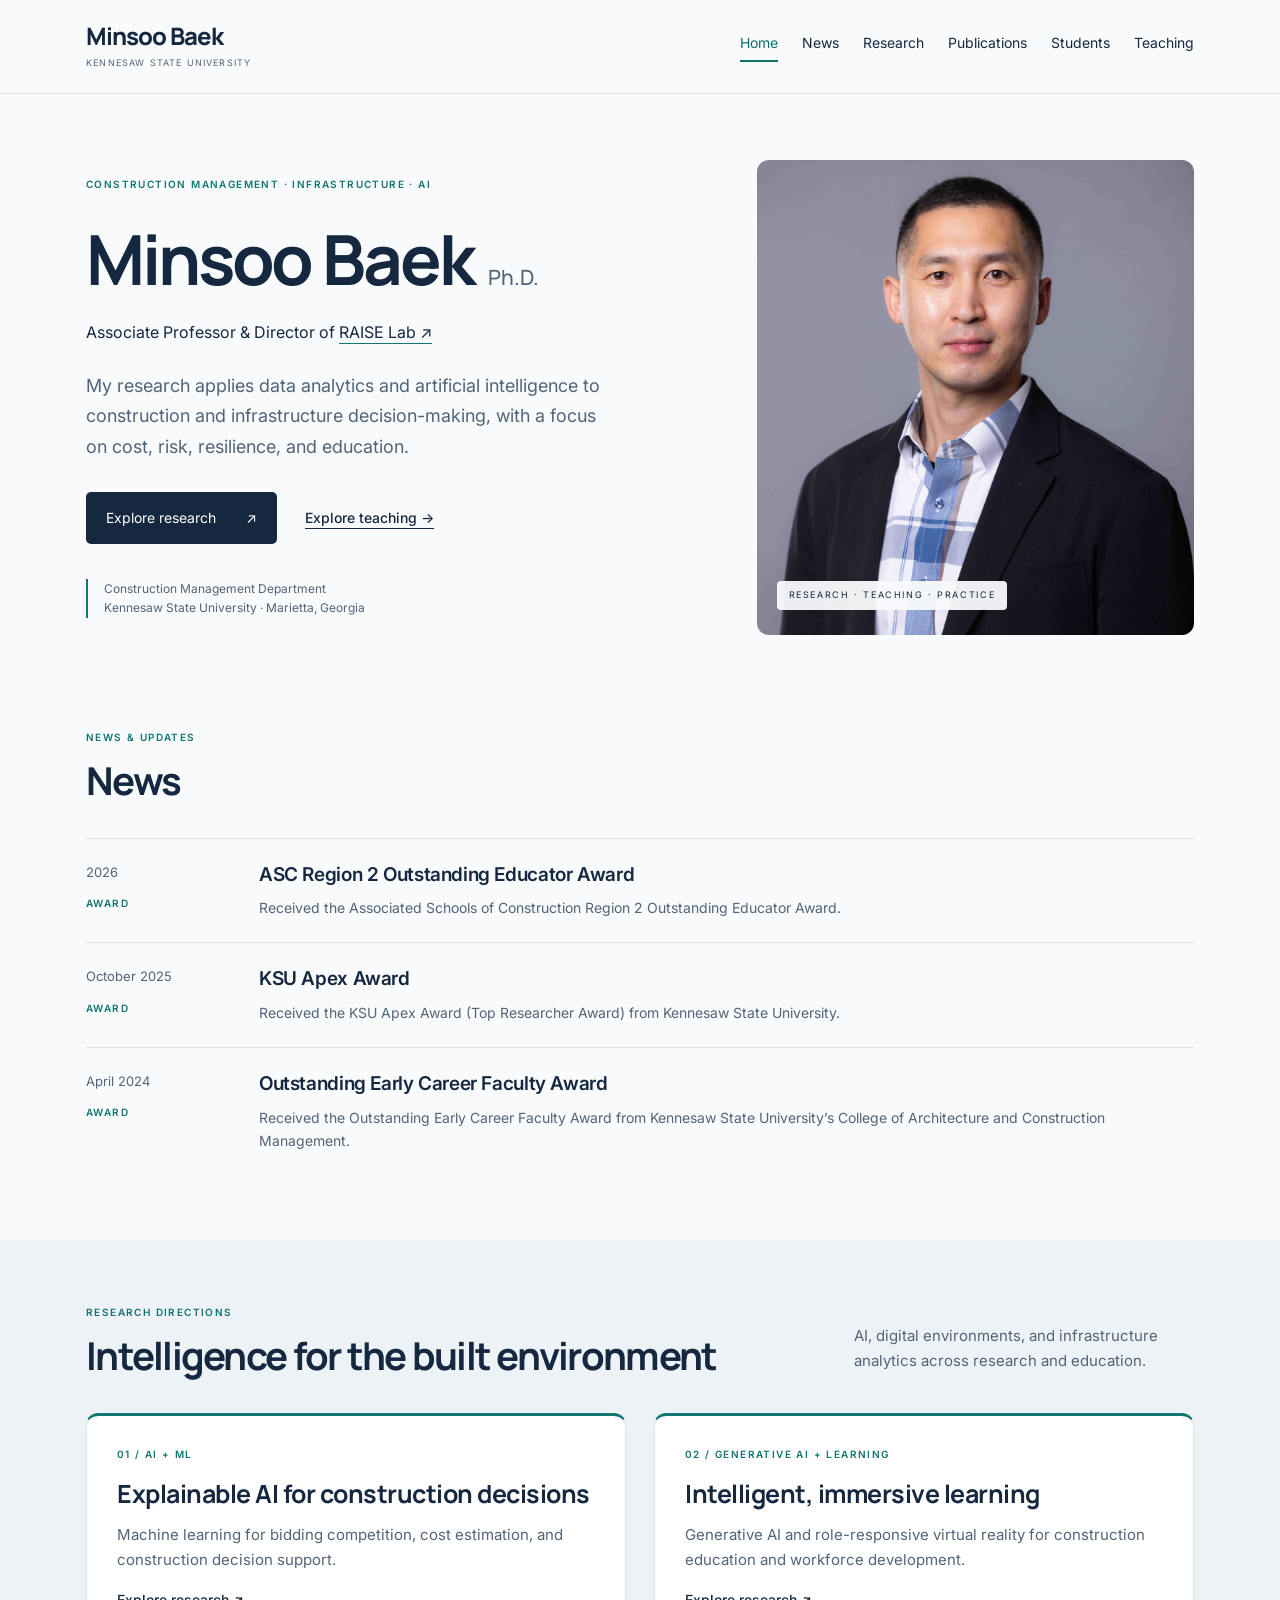
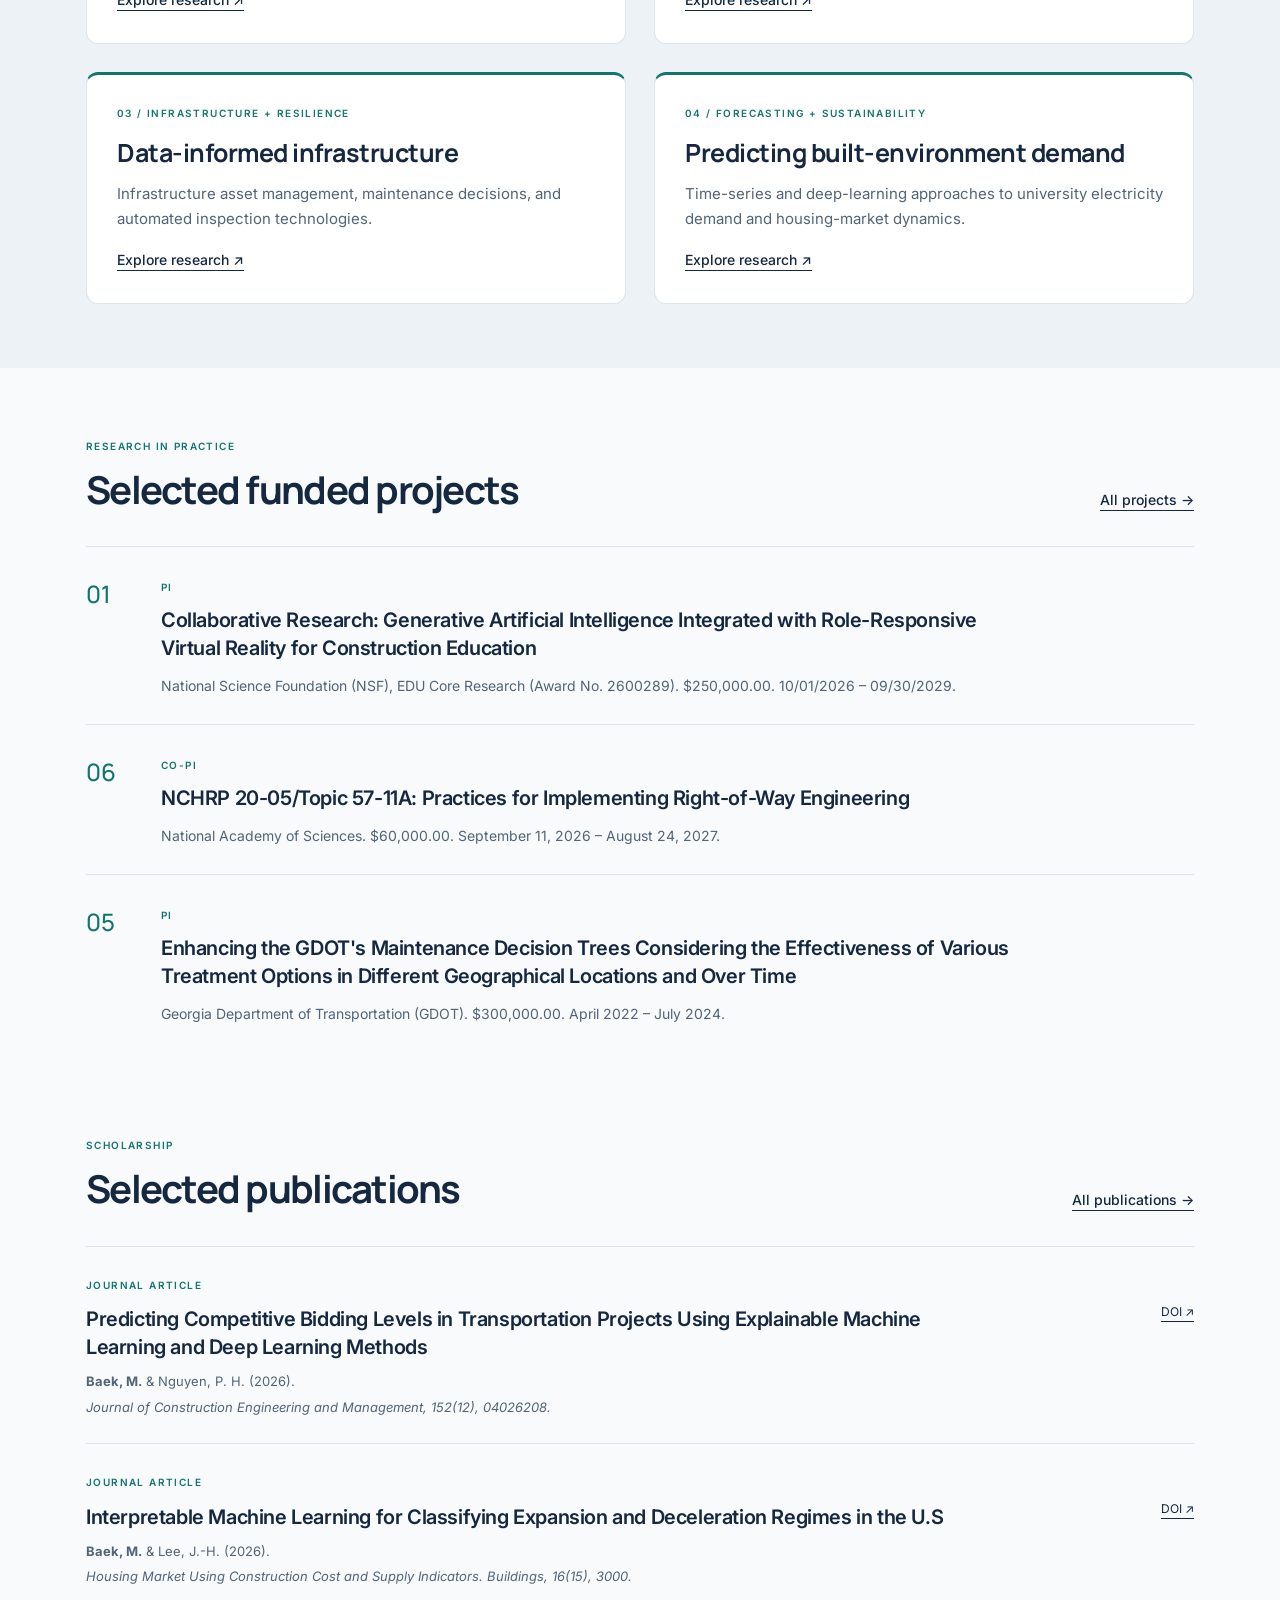
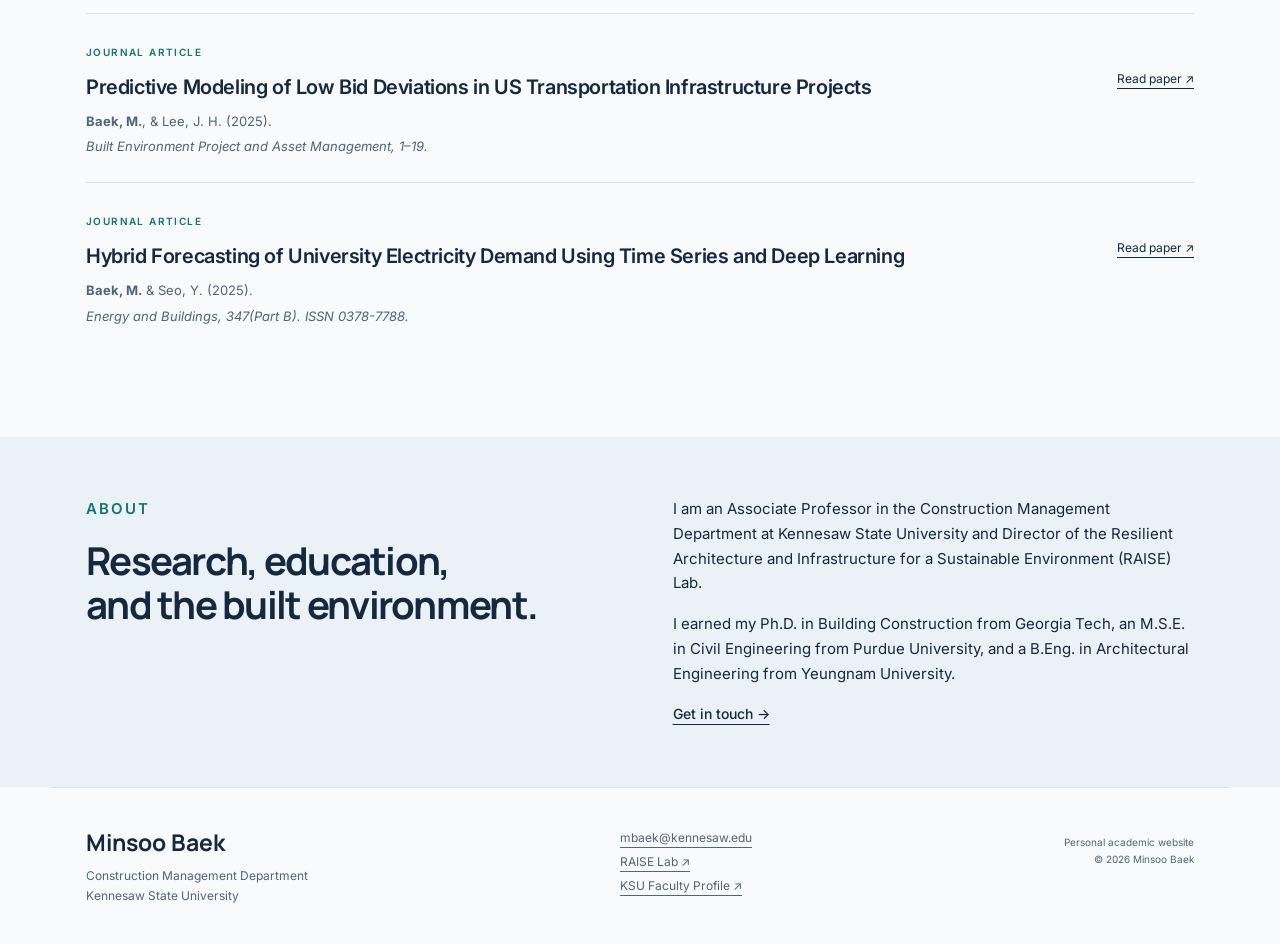
<file: index.html>
<!doctype html>
<html lang="en"><head><meta charset="utf-8"><meta name="viewport" content="width=device-width, initial-scale=1"><title>Home | Minsoo Baek</title><meta name="description" content="Minsoo Baek, Associate Professor of Construction Management at Kennesaw State University. Research, publications, and academic background."><meta property="og:title" content="Home | Minsoo Baek"><meta property="og:description" content="Construction management, infrastructure analytics, and the built environment."><meta property="og:type" content="website"><meta name="theme-color" content="#f8fafc"><link rel="icon" href="assets/favicon.svg" type="image/svg+xml"><link rel="stylesheet" href="assets/style.css?v=10"><script src="assets/site.js" defer></script></head>
<body><a class="skip" href="#main">Skip to content</a><header><div class="header-inner"><a class="identity" href="index.html">Minsoo Baek<span>KENNESAW STATE UNIVERSITY</span></a><nav aria-label="Main navigation"><a href="index.html" aria-current="page">Home</a><a href="index.html#news">News</a><a href="research.html">Research</a><a href="publications.html">Publications</a><a href="students.html">Students</a><a href="teaching.html">Teaching</a></nav></div></header><main id="main"><section class="hero wrap"><div class="hero-copy"><p class="eyebrow">CONSTRUCTION MANAGEMENT · INFRASTRUCTURE · AI</p><h1>Minsoo Baek<span class="degree">Ph.D.</span></h1><p class="role">Associate Professor &amp; Director of <a href="https://campus.kennesaw.edu/colleges-departments/cacm/research/cacm-raise-lab.php">RAISE Lab ↗</a></p><p class="intro">My research applies data analytics and artificial intelligence to construction and infrastructure decision-making, with a focus on cost, risk, resilience, and education.</p><div class="actions"><a class="button" href="research.html">Explore research <span aria-hidden="true">↗</span></a><a class="text-link" href="teaching.html">Explore teaching <span aria-hidden="true">→</span></a></div><p class="affiliation">Construction Management Department<br>Kennesaw State University · Marietta, Georgia</p></div><figure class="portrait"><img src="assets/portrait.jpg" alt="Portrait of Minsoo Baek" width="4831" height="6039"><figcaption>RESEARCH · TEACHING · PRACTICE</figcaption></figure></section>
<section class="wrap section news-section" id="news" aria-labelledby="news-heading"><div class="section-heading"><div><p class="eyebrow">NEWS &amp; UPDATES</p><h2 id="news-heading">News</h2></div></div><article class="news-entry"><div class="news-meta"><p class="news-date">2026</p><span class="eyebrow">Award</span></div><div><h3>ASC Region 2 Outstanding Educator Award</h3><p>Received the Associated Schools of Construction Region 2 Outstanding Educator Award.</p></div></article><article class="news-entry"><div class="news-meta"><p class="news-date">October 2025</p><span class="eyebrow">Award</span></div><div><h3>KSU Apex Award</h3><p>Received the KSU Apex Award (Top Researcher Award) from Kennesaw State University.</p></div></article><article class="news-entry"><div class="news-meta"><p class="news-date">April 2024</p><span class="eyebrow">Award</span></div><div><h3>Outstanding Early Career Faculty Award</h3><p>Received the Outstanding Early Career Faculty Award from Kennesaw State University’s College of Architecture and Construction Management.</p></div></article></section><section class="research-theme-section" aria-labelledby="research-directions-heading"><div class="wrap"><div class="section-heading"><div><p class="eyebrow">RESEARCH DIRECTIONS</p><h2 id="research-directions-heading">Intelligence for the built environment</h2></div><p>AI, digital environments, and infrastructure analytics across research and education.</p></div><div class="research-theme-grid"><article class="research-theme-card"><div class="theme-copy"><p class="eyebrow">01 / AI + ML</p><h3>Explainable AI for construction decisions</h3><p>Machine learning for bidding competition, cost estimation, and construction decision support.</p><a href="research.html#themes" class="text-link">Explore research ↗</a></div></article><article class="research-theme-card"><div class="theme-copy"><p class="eyebrow">02 / GENERATIVE AI + LEARNING</p><h3>Intelligent, immersive learning</h3><p>Generative AI and role-responsive virtual reality for construction education and workforce development.</p><a href="research.html#project-0" class="text-link">Explore research ↗</a></div></article><article class="research-theme-card"><div class="theme-copy"><p class="eyebrow">03 / INFRASTRUCTURE + RESILIENCE</p><h3>Data-informed infrastructure</h3><p>Infrastructure asset management, maintenance decisions, and automated inspection technologies.</p><a href="research.html#project-4" class="text-link">Explore research ↗</a></div></article><article class="research-theme-card"><div class="theme-copy"><p class="eyebrow">04 / FORECASTING + SUSTAINABILITY</p><h3>Predicting built-environment demand</h3><p>Time-series and deep-learning approaches to university electricity demand and housing-market dynamics.</p><a href="publications.html" class="text-link">Explore research ↗</a></div></article></div></div></section><section class="wrap section"><div class="section-heading"><div><p class="eyebrow">RESEARCH IN PRACTICE</p><h2>Selected funded projects</h2></div><a class="text-link" href="research.html#projects">All projects →</a></div><div><article class="project" id="project-0"><div class="project-number">01</div><div><span class="eyebrow">PI</span><h3>Collaborative Research: Generative Artificial Intelligence Integrated with Role-Responsive Virtual Reality for Construction Education</h3><p>National Science Foundation (NSF), EDU Core Research (Award No. 2600289). $250,000.00. 10/01/2026 – 09/30/2029.</p></div></article><article class="project" id="project-5"><div class="project-number">06</div><div><span class="eyebrow">Co-PI</span><h3>NCHRP 20-05/Topic 57-11A: Practices for Implementing Right-of-Way Engineering</h3><p>National Academy of Sciences. $60,000.00. September 11, 2026 – August 24, 2027.</p></div></article><article class="project" id="project-4"><div class="project-number">05</div><div><span class="eyebrow">PI</span><h3>Enhancing the GDOT's Maintenance Decision Trees Considering the Effectiveness of Various Treatment Options in Different Geographical Locations and Over Time</h3><p>Georgia Department of Transportation (GDOT). $300,000.00. April 2022 – July 2024.</p></div></article></div></section>
<section class="wrap section"><div class="section-heading"><div><p class="eyebrow">SCHOLARSHIP</p><h2>Selected publications</h2></div><a class="text-link" href="publications.html">All publications →</a></div><article class="publication" data-kind="Journal article"><span class="eyebrow">Journal article</span><h3>Predicting Competitive Bidding Levels in Transportation Projects Using Explainable Machine Learning and Deep Learning Methods</h3><p class="authors"><strong>Baek, M.</strong> &amp; Nguyen, P. H. (2026).</p><p class="venue">Journal of Construction Engineering and Management, 152(12), 04026208.</p><a class="paper-link" href="https://doi.org/10.1061/JCEMD4.COENG-18464">DOI <span aria-hidden="true">↗</span></a></article><article class="publication" data-kind="Journal article"><span class="eyebrow">Journal article</span><h3>Interpretable Machine Learning for Classifying Expansion and Deceleration Regimes in the U.S</h3><p class="authors"><strong>Baek, M.</strong> &amp; Lee, J.-H. (2026).</p><p class="venue">Housing Market Using Construction Cost and Supply Indicators. Buildings, 16(15), 3000.</p><a class="paper-link" href="https://doi.org/10.3390/buildings16153000">DOI <span aria-hidden="true">↗</span></a></article><article class="publication" data-kind="Journal article"><span class="eyebrow">Journal article</span><h3>Predictive Modeling of Low Bid Deviations in US Transportation Infrastructure Projects</h3><p class="authors"><strong>Baek, M.</strong>, &amp; Lee, J. H. (2025).</p><p class="venue">Built Environment Project and Asset Management, 1–19.</p><a href="https://scholar.google.com/citations?view_op=view_citation&amp;hl=en&amp;user=vE5SIvUAAAAJ&amp;sortby=pubdate&amp;citation_for_view=vE5SIvUAAAAJ:hFOr9nPyWt4C" class="paper-link">Read paper ↗</a></article><article class="publication" data-kind="Journal article"><span class="eyebrow">Journal article</span><h3>Hybrid Forecasting of University Electricity Demand Using Time Series and Deep Learning</h3><p class="authors"><strong>Baek, M.</strong> &amp; Seo, Y. (2025).</p><p class="venue">Energy and Buildings, 347(Part B). ISSN 0378-7788.</p><a href="https://www.sciencedirect.com/science/article/pii/S0378778825011302" class="paper-link">Read paper ↗</a></article></section>
<section class="about-section"><div class="wrap about-grid"><div><p class="eyebrow">ABOUT</p><h2>Research, education,<br>and the built environment.</h2></div><div><p>I am an Associate Professor in the Construction Management Department at Kennesaw State University and Director of the Resilient Architecture and Infrastructure for a Sustainable Environment (RAISE) Lab.</p><p>I earned my Ph.D. in Building Construction from Georgia Tech, an M.S.E. in Civil Engineering from Purdue University, and a B.Eng. in Architectural Engineering from Yeungnam University.</p><a class="text-link" href="mailto:mbaek@kennesaw.edu">Get in touch →</a></div></div></section></main><footer><div><a class="footer-name" href="index.html">Minsoo Baek</a><p>Construction Management Department<br>Kennesaw State University</p></div><div><a href="mailto:mbaek@kennesaw.edu">mbaek@kennesaw.edu</a><br><a href="https://campus.kennesaw.edu/colleges-departments/cacm/research/cacm-raise-lab.php">RAISE Lab ↗</a><br><a href="https://facultyweb.kennesaw.edu/mbaek/index.php">KSU Faculty Profile ↗</a></div><p class="footer-note">Personal academic website<br>© 2026 Minsoo Baek</p></footer></body></html>
</file>
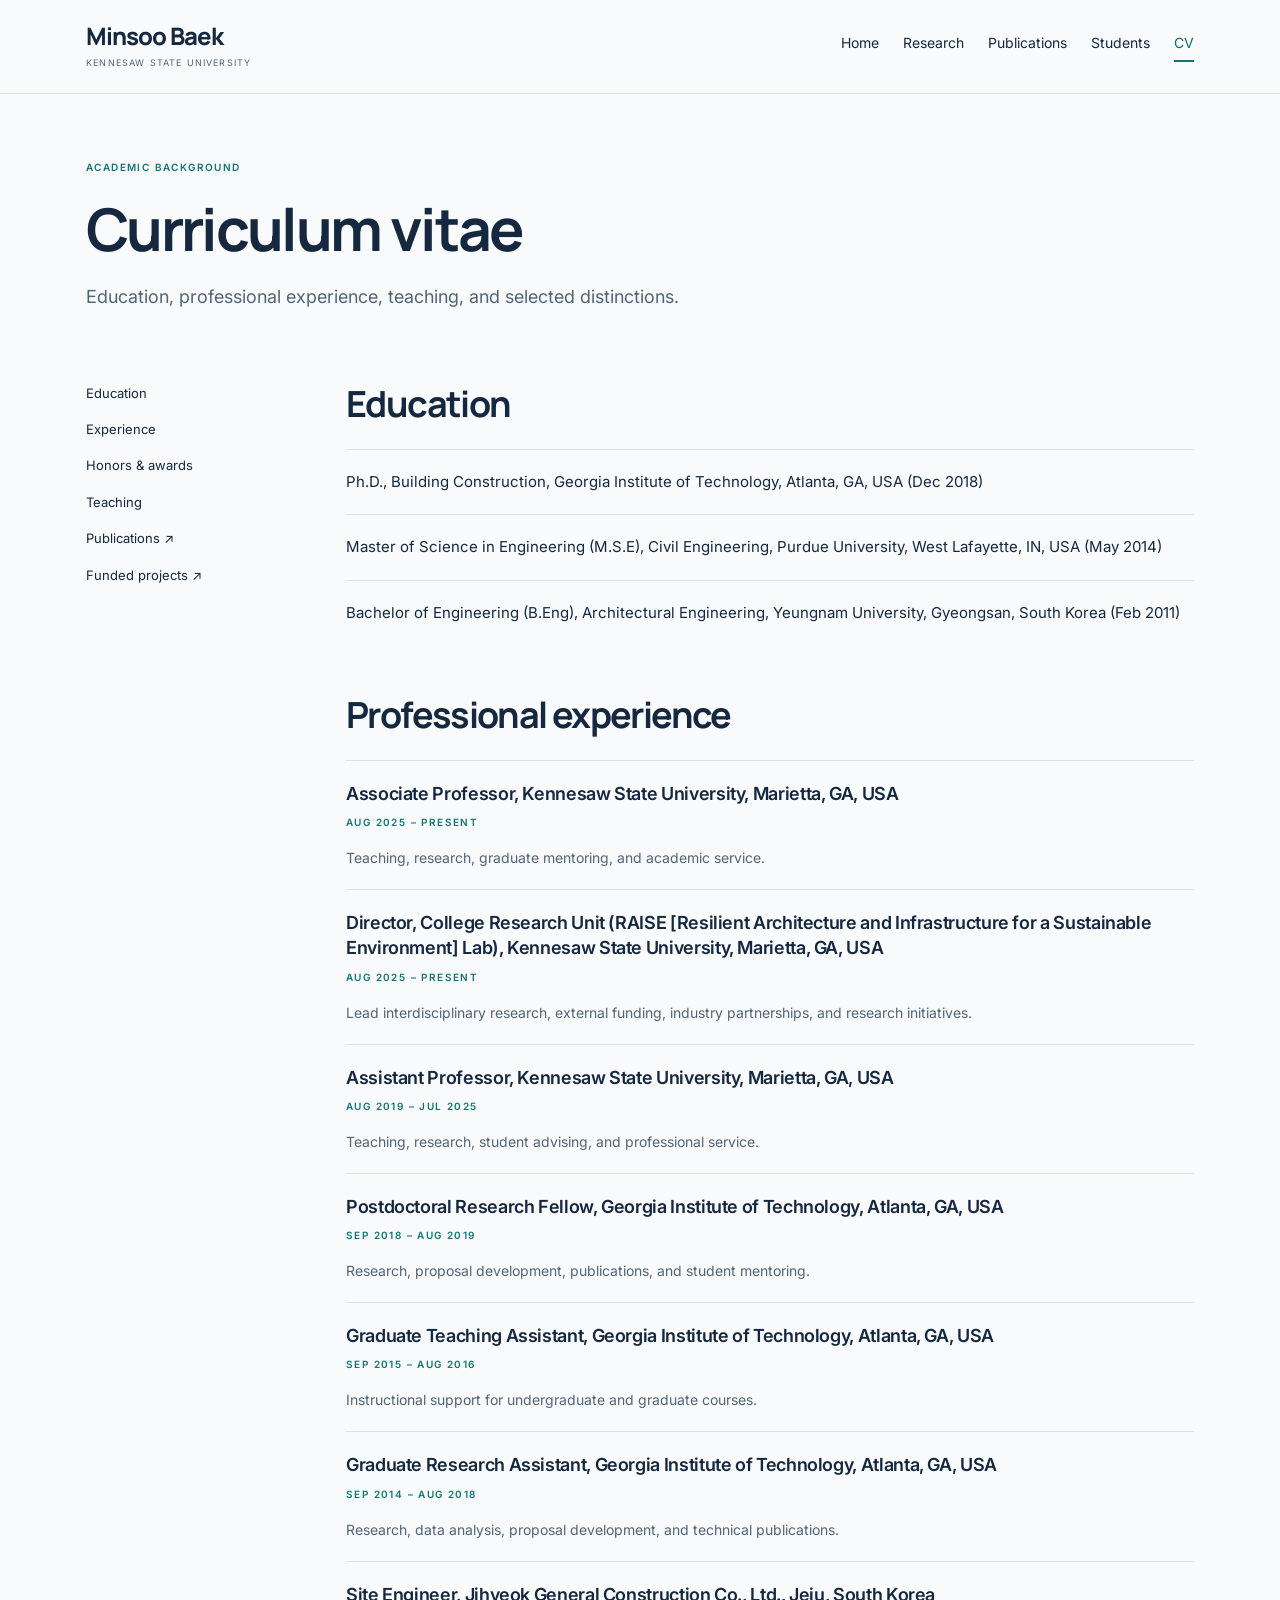
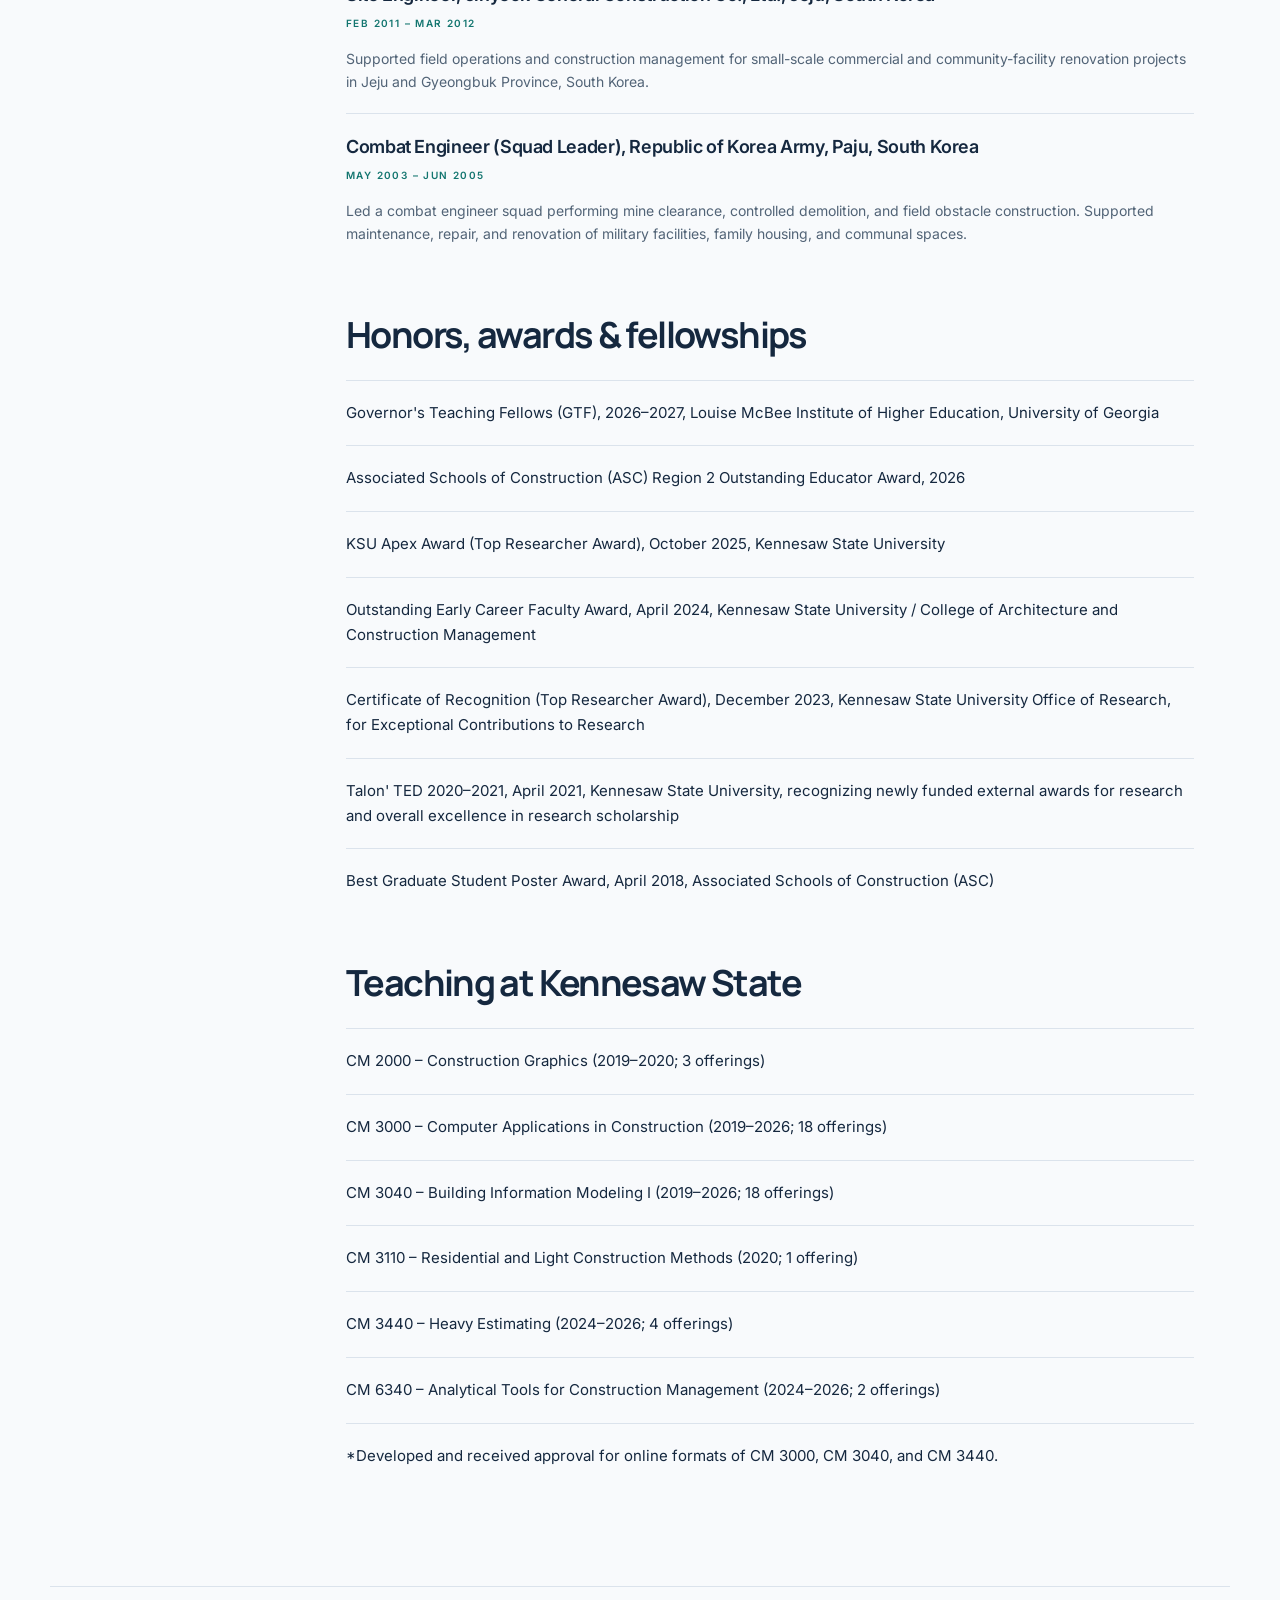
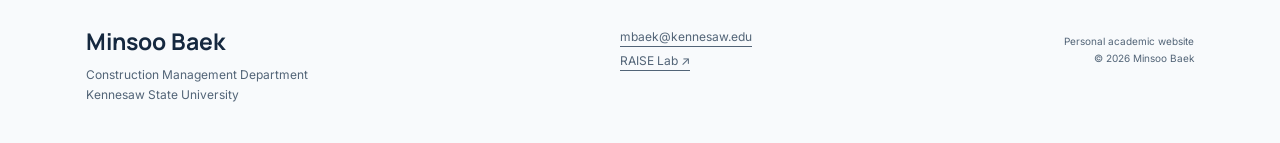
<file: cv.html>
<!doctype html>
<html lang="en"><head><meta charset="utf-8"><meta name="viewport" content="width=device-width, initial-scale=1"><title>Curriculum Vitae | Minsoo Baek</title><meta name="description" content="Minsoo Baek, Associate Professor of Construction Management at Kennesaw State University. Research, publications, and academic background."><meta property="og:title" content="Curriculum Vitae | Minsoo Baek"><meta property="og:description" content="Construction management, infrastructure analytics, and the built environment."><meta property="og:type" content="website"><meta name="theme-color" content="#f8f7f3"><link rel="icon" href="assets/favicon.svg" type="image/svg+xml"><link rel="stylesheet" href="assets/style.css"><script src="assets/site.js" defer></script></head>
<body><a class="skip" href="#main">Skip to content</a><header><div class="header-inner"><a class="identity" href="index.html">Minsoo Baek<span>KENNESAW STATE UNIVERSITY</span></a><nav aria-label="Main navigation"><a href="index.html">Home</a><a href="research.html">Research</a><a href="publications.html">Publications</a><a href="students.html">Students</a><a href="cv.html" aria-current="page">CV</a></nav></div></header><main id="main"><section class="wrap page-intro"><p class="eyebrow">ACADEMIC BACKGROUND</p><h1>Curriculum vitae</h1><p class="lead">Education, professional experience, teaching, and selected distinctions.</p></section><div class="wrap cv-layout"><nav class="cv-nav" aria-label="CV sections"><a href="#education">Education</a><a href="#experience">Experience</a><a href="#awards">Honors &amp; awards</a><a href="#teaching">Teaching</a><a href="publications.html">Publications ↗</a><a href="research.html#projects">Funded projects ↗</a></nav><div><section id="education"><h2>Education</h2><p class="cv-entry">Ph.D., Building Construction, Georgia Institute of Technology, Atlanta, GA, USA  (Dec 2018)</p><p class="cv-entry">Master of Science in Engineering (M.S.E), Civil Engineering, Purdue University, West Lafayette, IN, USA  (May 2014)</p><p class="cv-entry">Bachelor of Engineering (B.Eng), Architectural Engineering, Yeungnam University, Gyeongsan, South Korea  (Feb 2011)</p></section><section id="experience"><h2>Professional experience</h2><article class="cv-entry"><h3>Associate Professor, Kennesaw State University, Marietta, GA, USA</h3><p class="eyebrow">Aug 2025 – Present</p><p>Teaching, research, graduate mentoring, and academic service.</p></article><article class="cv-entry"><h3>Director, College Research Unit (RAISE [Resilient Architecture and Infrastructure for a Sustainable Environment] Lab), Kennesaw State University, Marietta, GA, USA</h3><p class="eyebrow">Aug 2025 – Present</p><p>Lead interdisciplinary research, external funding, industry partnerships, and research initiatives.</p></article><article class="cv-entry"><h3>Assistant Professor, Kennesaw State University, Marietta, GA, USA</h3><p class="eyebrow">Aug 2019 – Jul 2025</p><p>Teaching, research, student advising, and professional service.</p></article><article class="cv-entry"><h3>Postdoctoral Research Fellow, Georgia Institute of Technology, Atlanta, GA, USA</h3><p class="eyebrow">Sep 2018 – Aug 2019</p><p>Research, proposal development, publications, and student mentoring.</p></article><article class="cv-entry"><h3>Graduate Teaching Assistant, Georgia Institute of Technology, Atlanta, GA, USA</h3><p class="eyebrow">Sep 2015 – Aug 2016</p><p>Instructional support for undergraduate and graduate courses.</p></article><article class="cv-entry"><h3>Graduate Research Assistant, Georgia Institute of Technology, Atlanta, GA, USA</h3><p class="eyebrow">Sep 2014 – Aug 2018</p><p>Research, data analysis, proposal development, and technical publications.</p></article><article class="cv-entry"><h3>Site Engineer, Jihyeok General Construction Co., Ltd., Jeju, South Korea</h3><p class="eyebrow">Feb 2011 – Mar 2012</p><p>Supported field operations and construction management for small-scale commercial and community-facility renovation projects in Jeju and Gyeongbuk Province, South Korea.</p></article><article class="cv-entry"><h3>Combat Engineer (Squad Leader), Republic of Korea Army, Paju, South Korea</h3><p class="eyebrow">May 2003 – Jun 2005</p><p>Led a combat engineer squad performing mine clearance, controlled demolition, and field obstacle construction. Supported maintenance, repair, and renovation of military facilities, family housing, and communal spaces.</p></article></section><section id="awards"><h2>Honors, awards &amp; fellowships</h2><p class="cv-entry">Governor&#x27;s Teaching Fellows (GTF), 2026–2027, Louise McBee Institute of Higher Education, University of Georgia</p><p class="cv-entry">Associated Schools of Construction (ASC) Region 2 Outstanding Educator Award, 2026</p><p class="cv-entry">KSU Apex Award (Top Researcher Award), October 2025, Kennesaw State University</p><p class="cv-entry">Outstanding Early Career Faculty Award, April 2024, Kennesaw State University / College of Architecture and Construction Management</p><p class="cv-entry">Certificate of Recognition (Top Researcher Award), December 2023, Kennesaw State University Office of Research, for Exceptional Contributions to Research</p><p class="cv-entry">Talon&#x27; TED 2020–2021, April 2021, Kennesaw State University, recognizing newly funded external awards for research and overall excellence in research scholarship</p><p class="cv-entry">Best Graduate Student Poster Award, April 2018, Associated Schools of Construction (ASC)</p></section><section id="teaching"><h2>Teaching at Kennesaw State</h2><p class="cv-entry">CM 2000 – Construction Graphics (2019–2020; 3 offerings)</p><p class="cv-entry">CM 3000 – Computer Applications in Construction (2019–2026; 18 offerings)</p><p class="cv-entry">CM 3040 – Building Information Modeling I (2019–2026; 18 offerings)</p><p class="cv-entry">CM 3110 – Residential and Light Construction Methods (2020; 1 offering)</p><p class="cv-entry">CM 3440 – Heavy Estimating (2024–2026; 4 offerings)</p><p class="cv-entry">CM 6340 – Analytical Tools for Construction Management (2024–2026; 2 offerings)</p><p class="cv-entry">*Developed and received approval for online formats of CM 3000, CM 3040, and CM 3440.</p></section></div></div></main><footer><div><a class="footer-name" href="index.html">Minsoo Baek</a><p>Construction Management Department<br>Kennesaw State University</p></div><div><a href="mailto:mbaek@kennesaw.edu">mbaek@kennesaw.edu</a><br><a href="https://campus.kennesaw.edu/colleges-departments/cacm/research/cacm-raise-lab.php">RAISE Lab ↗</a></div><p class="footer-note">Personal academic website<br>© 2026 Minsoo Baek</p></footer></body></html>
</file>
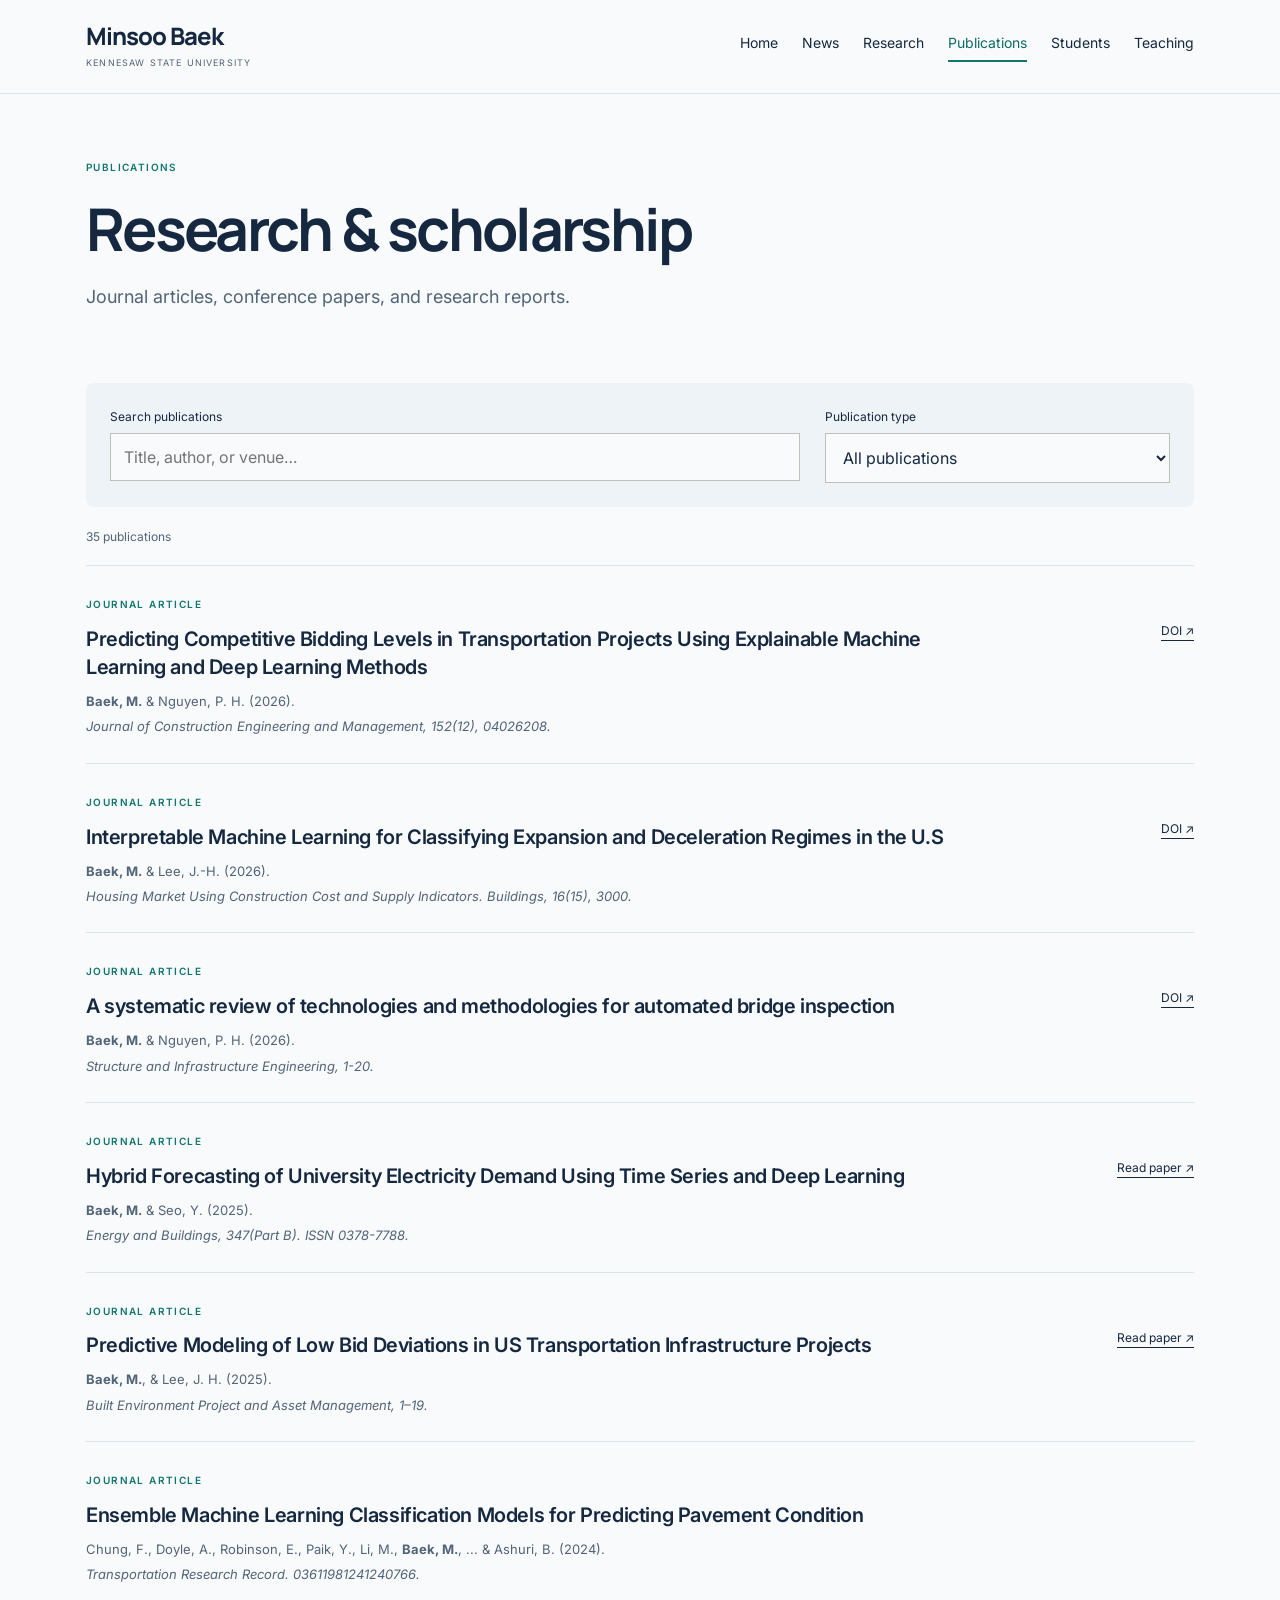
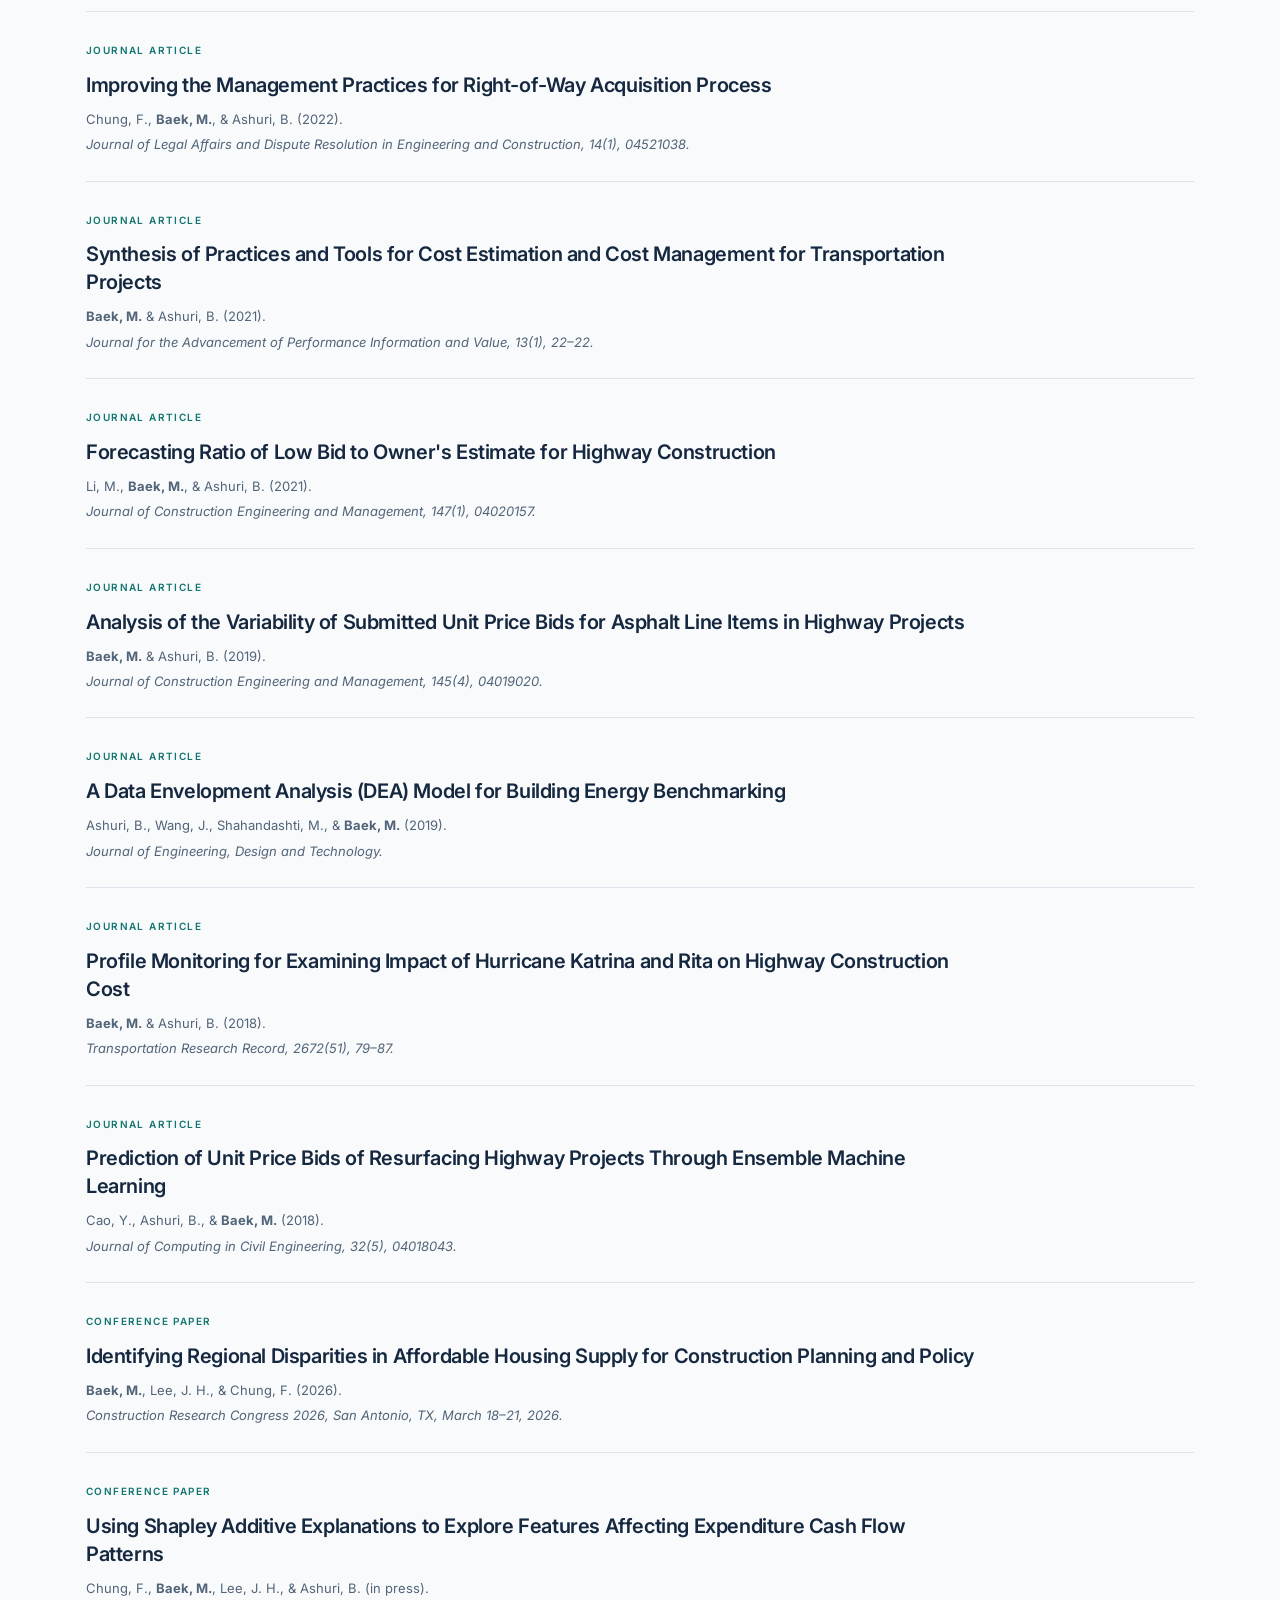
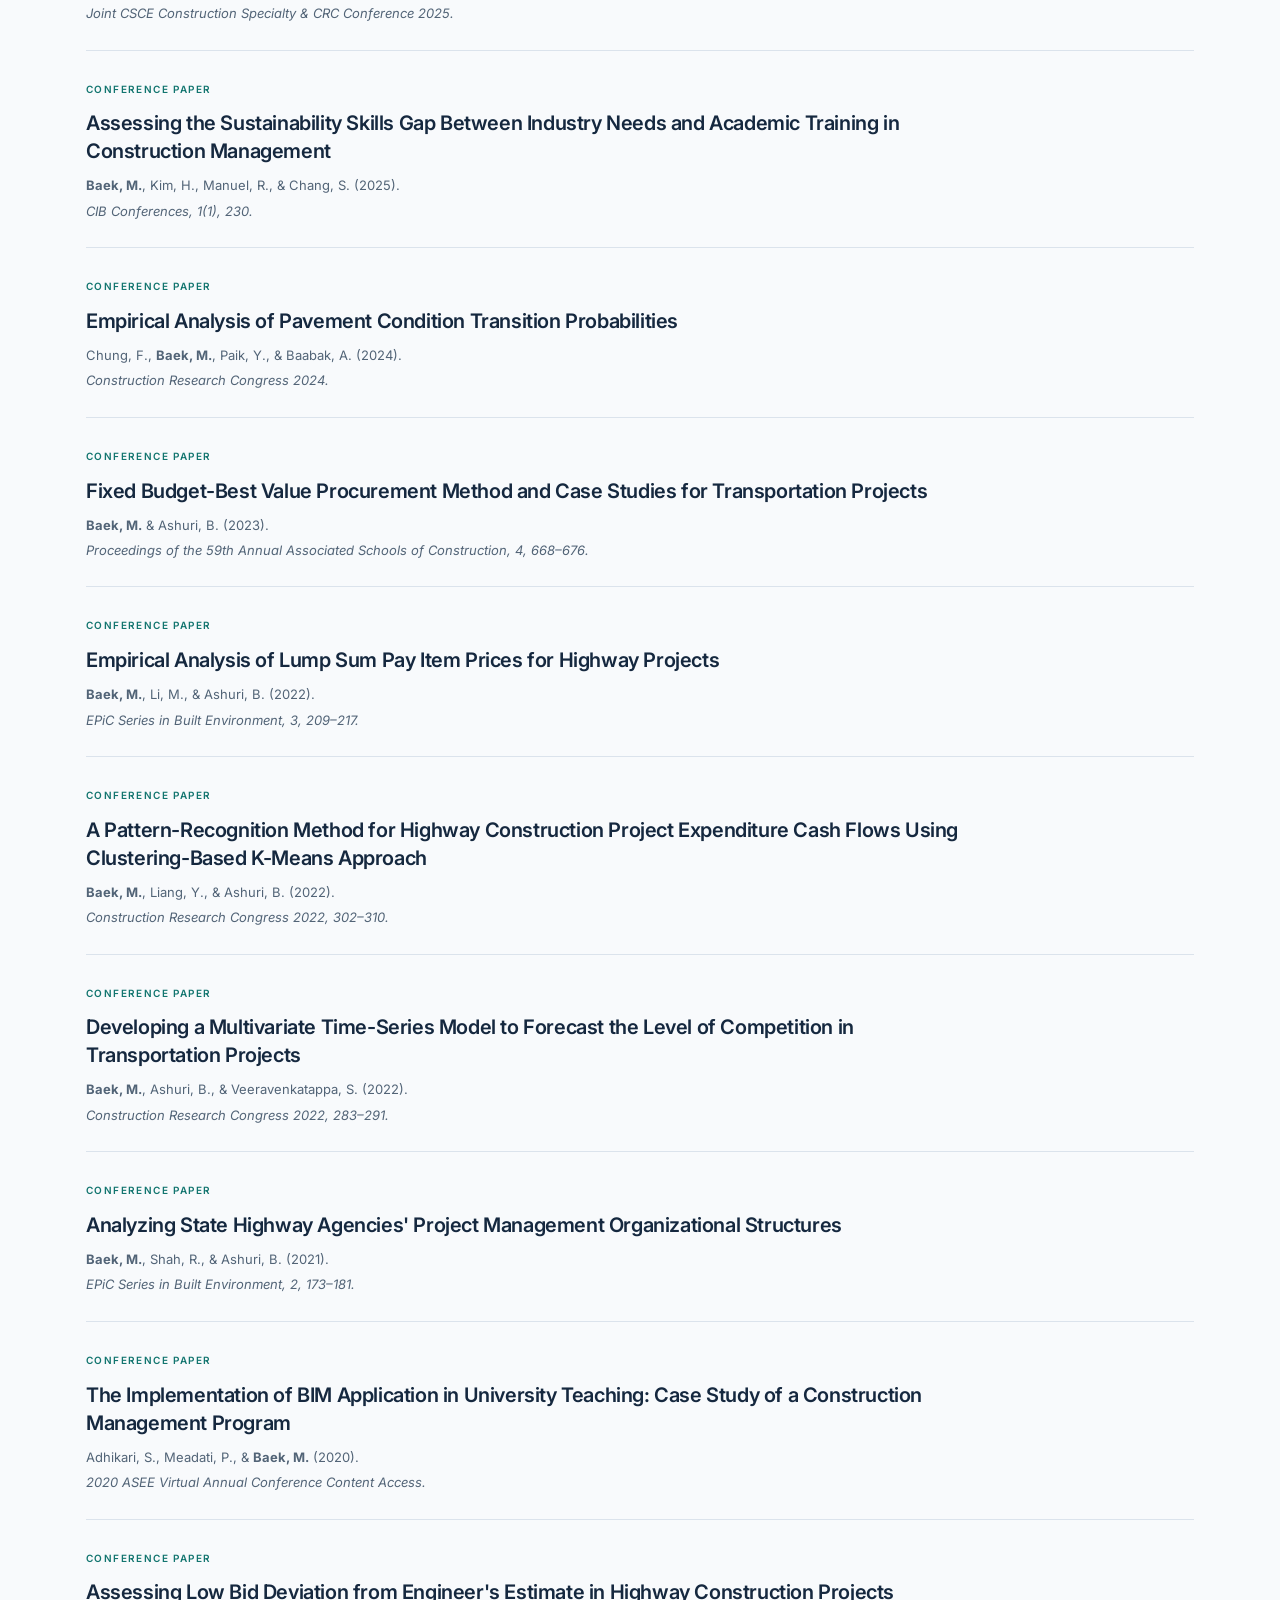
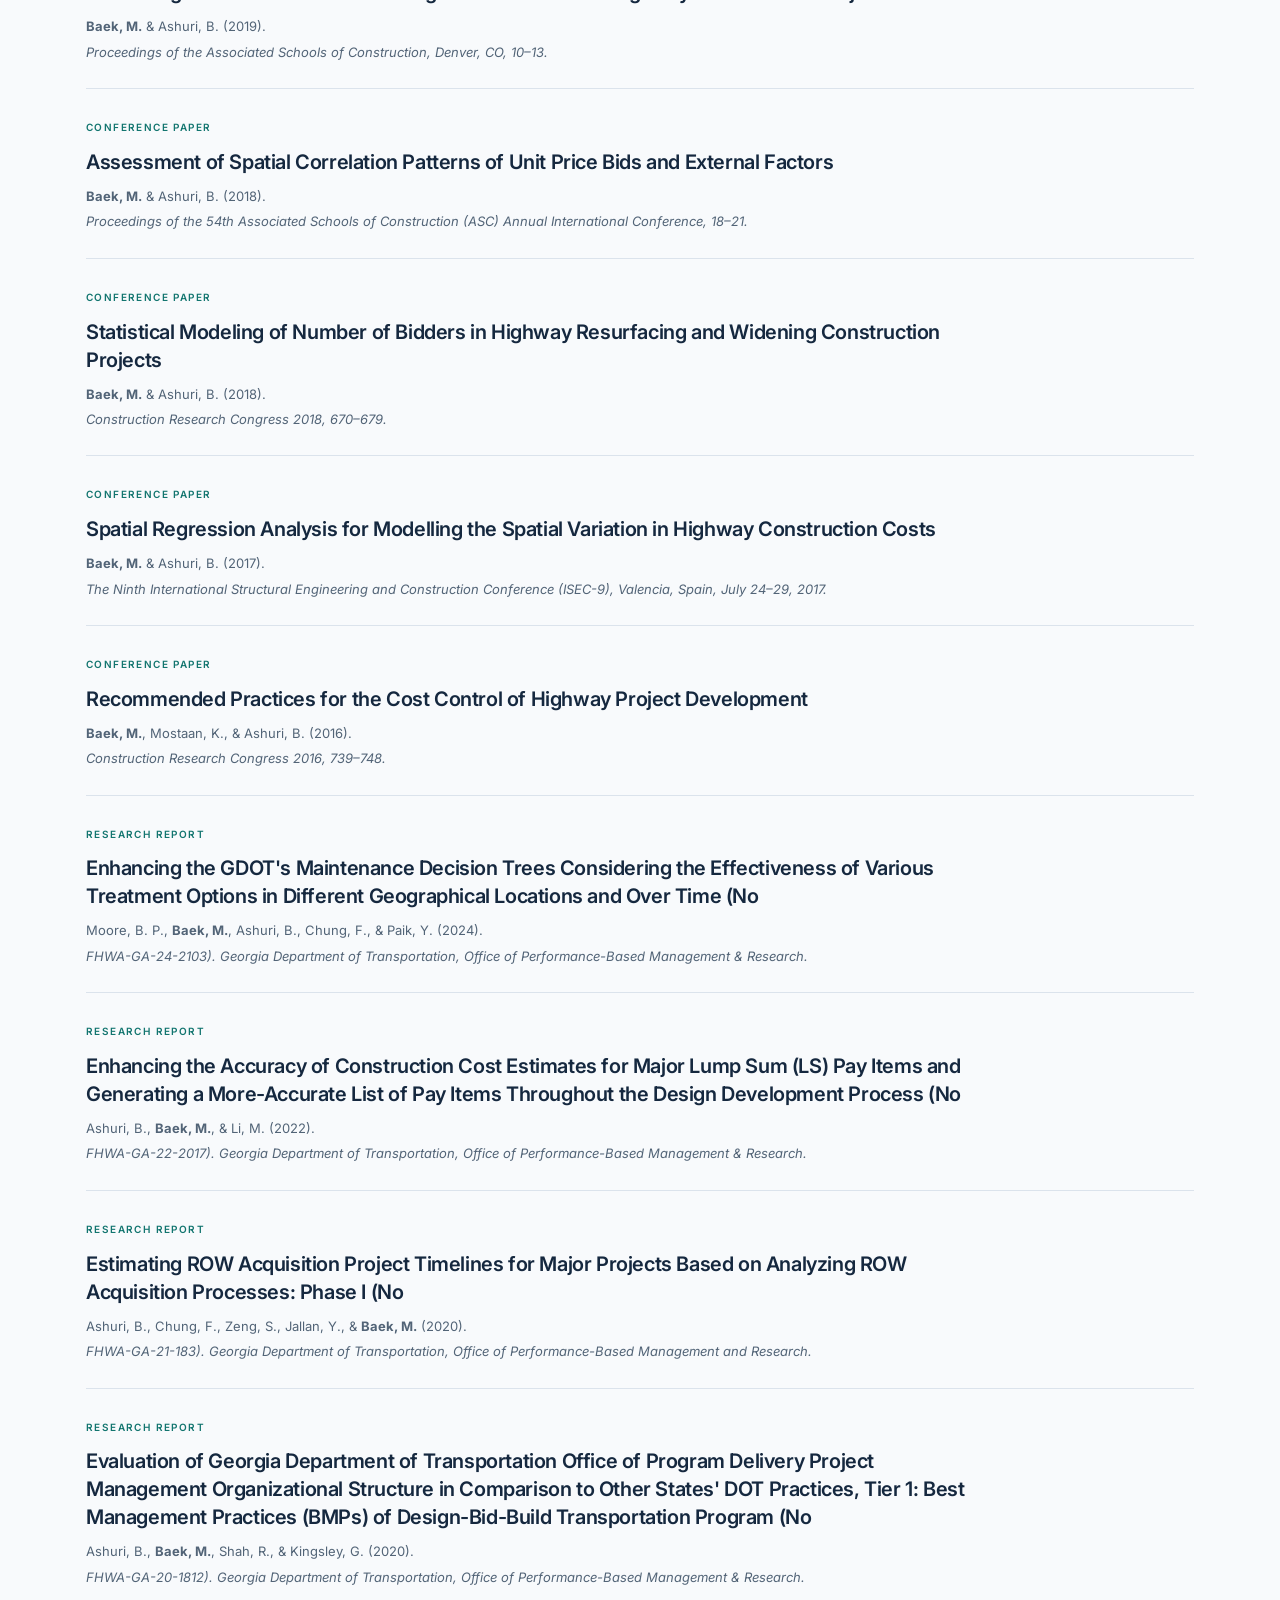
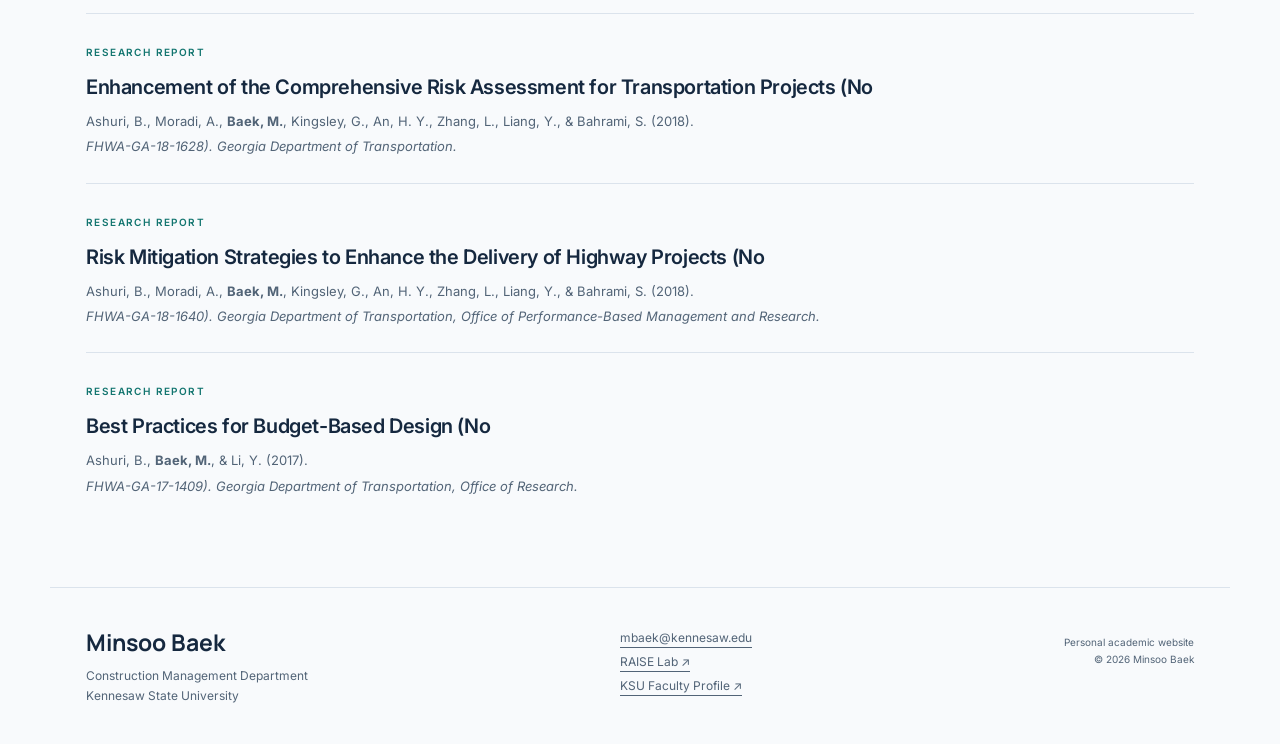
<file: publications.html>
<!doctype html>
<html lang="en"><head><meta charset="utf-8"><meta name="viewport" content="width=device-width, initial-scale=1"><title>Publications | Minsoo Baek</title><meta name="description" content="Minsoo Baek, Associate Professor of Construction Management at Kennesaw State University. Research, publications, and academic background."><meta property="og:title" content="Publications | Minsoo Baek"><meta property="og:description" content="Construction management, infrastructure analytics, and the built environment."><meta property="og:type" content="website"><meta name="theme-color" content="#f8fafc"><link rel="icon" href="assets/favicon.svg" type="image/svg+xml"><link rel="stylesheet" href="assets/style.css?v=10"><script src="assets/site.js" defer></script></head>
<body><a class="skip" href="#main">Skip to content</a><header><div class="header-inner"><a class="identity" href="index.html">Minsoo Baek<span>KENNESAW STATE UNIVERSITY</span></a><nav aria-label="Main navigation"><a href="index.html">Home</a><a href="index.html#news">News</a><a href="research.html">Research</a><a href="publications.html" aria-current="page">Publications</a><a href="students.html">Students</a><a href="teaching.html">Teaching</a></nav></div></header><main id="main"><section class="wrap page-intro"><p class="eyebrow">PUBLICATIONS</p><h1>Research &amp; scholarship</h1><p class="lead">Journal articles, conference papers, and research reports.</p></section><section class="wrap publications-section"><div class="filters"><div><label for="search">Search publications</label><input id="search" type="search" placeholder="Title, author, or venue…"></div><div><label for="kind">Publication type</label><select id="kind"><option value="all">All publications</option><option>Journal article</option><option>Conference paper</option><option>Research report</option></select></div></div><p id="results" role="status" aria-live="polite">35 publications</p><div id="publication-list"><article class="publication" data-kind="Journal article"><span class="eyebrow">Journal article</span><h3>Predicting Competitive Bidding Levels in Transportation Projects Using Explainable Machine Learning and Deep Learning Methods</h3><p class="authors"><strong>Baek, M.</strong> &amp; Nguyen, P. H. (2026).</p><p class="venue">Journal of Construction Engineering and Management, 152(12), 04026208.</p><a class="paper-link" href="https://doi.org/10.1061/JCEMD4.COENG-18464">DOI <span aria-hidden="true">↗</span></a></article><article class="publication" data-kind="Journal article"><span class="eyebrow">Journal article</span><h3>Interpretable Machine Learning for Classifying Expansion and Deceleration Regimes in the U.S</h3><p class="authors"><strong>Baek, M.</strong> &amp; Lee, J.-H. (2026).</p><p class="venue">Housing Market Using Construction Cost and Supply Indicators. Buildings, 16(15), 3000.</p><a class="paper-link" href="https://doi.org/10.3390/buildings16153000">DOI <span aria-hidden="true">↗</span></a></article><article class="publication" data-kind="Journal article"><span class="eyebrow">Journal article</span><h3>A systematic review of technologies and methodologies for automated bridge inspection</h3><p class="authors"><strong>Baek, M.</strong> &amp; Nguyen, P. H. (2026).</p><p class="venue">Structure and Infrastructure Engineering, 1-20.</p><a class="paper-link" href="https://doi.org/10.1080/15732479.2026.2633534">DOI <span aria-hidden="true">↗</span></a></article><article class="publication" data-kind="Journal article"><span class="eyebrow">Journal article</span><h3>Hybrid Forecasting of University Electricity Demand Using Time Series and Deep Learning</h3><p class="authors"><strong>Baek, M.</strong> &amp; Seo, Y. (2025).</p><p class="venue">Energy and Buildings, 347(Part B). ISSN 0378-7788.</p><a href="https://www.sciencedirect.com/science/article/pii/S0378778825011302" class="paper-link">Read paper ↗</a></article><article class="publication" data-kind="Journal article"><span class="eyebrow">Journal article</span><h3>Predictive Modeling of Low Bid Deviations in US Transportation Infrastructure Projects</h3><p class="authors"><strong>Baek, M.</strong>, &amp; Lee, J. H. (2025).</p><p class="venue">Built Environment Project and Asset Management, 1–19.</p><a href="https://scholar.google.com/citations?view_op=view_citation&amp;hl=en&amp;user=vE5SIvUAAAAJ&amp;sortby=pubdate&amp;citation_for_view=vE5SIvUAAAAJ:hFOr9nPyWt4C" class="paper-link">Read paper ↗</a></article><article class="publication" data-kind="Journal article"><span class="eyebrow">Journal article</span><h3>Ensemble Machine Learning Classification Models for Predicting Pavement Condition</h3><p class="authors">Chung, F., Doyle, A., Robinson, E., Paik, Y., Li, M., <strong>Baek, M.</strong>, ... &amp; Ashuri, B. (2024).</p><p class="venue">Transportation Research Record. 03611981241240766.</p></article><article class="publication" data-kind="Journal article"><span class="eyebrow">Journal article</span><h3>Improving the Management Practices for Right-of-Way Acquisition Process</h3><p class="authors">Chung, F., <strong>Baek, M.</strong>, &amp; Ashuri, B. (2022).</p><p class="venue">Journal of Legal Affairs and Dispute Resolution in Engineering and Construction, 14(1), 04521038.</p></article><article class="publication" data-kind="Journal article"><span class="eyebrow">Journal article</span><h3>Synthesis of Practices and Tools for Cost Estimation and Cost Management for Transportation Projects</h3><p class="authors"><strong>Baek, M.</strong> &amp; Ashuri, B. (2021).</p><p class="venue">Journal for the Advancement of Performance Information and Value, 13(1), 22–22.</p></article><article class="publication" data-kind="Journal article"><span class="eyebrow">Journal article</span><h3>Forecasting Ratio of Low Bid to Owner's Estimate for Highway Construction</h3><p class="authors">Li, M., <strong>Baek, M.</strong>, &amp; Ashuri, B. (2021).</p><p class="venue">Journal of Construction Engineering and Management, 147(1), 04020157.</p></article><article class="publication" data-kind="Journal article"><span class="eyebrow">Journal article</span><h3>Analysis of the Variability of Submitted Unit Price Bids for Asphalt Line Items in Highway Projects</h3><p class="authors"><strong>Baek, M.</strong> &amp; Ashuri, B. (2019).</p><p class="venue">Journal of Construction Engineering and Management, 145(4), 04019020.</p></article><article class="publication" data-kind="Journal article"><span class="eyebrow">Journal article</span><h3>A Data Envelopment Analysis (DEA) Model for Building Energy Benchmarking</h3><p class="authors">Ashuri, B., Wang, J., Shahandashti, M., &amp; <strong>Baek, M.</strong> (2019).</p><p class="venue">Journal of Engineering, Design and Technology.</p></article><article class="publication" data-kind="Journal article"><span class="eyebrow">Journal article</span><h3>Profile Monitoring for Examining Impact of Hurricane Katrina and Rita on Highway Construction Cost</h3><p class="authors"><strong>Baek, M.</strong> &amp; Ashuri, B. (2018).</p><p class="venue">Transportation Research Record, 2672(51), 79–87.</p></article><article class="publication" data-kind="Journal article"><span class="eyebrow">Journal article</span><h3>Prediction of Unit Price Bids of Resurfacing Highway Projects Through Ensemble Machine Learning</h3><p class="authors">Cao, Y., Ashuri, B., &amp; <strong>Baek, M.</strong> (2018).</p><p class="venue">Journal of Computing in Civil Engineering, 32(5), 04018043.</p></article><article class="publication" data-kind="Conference paper"><span class="eyebrow">Conference paper</span><h3>Identifying Regional Disparities in Affordable Housing Supply for Construction Planning and Policy</h3><p class="authors"><strong>Baek, M.</strong>, Lee, J. H., &amp; Chung, F. (2026).</p><p class="venue">Construction Research Congress 2026, San Antonio, TX, March 18–21, 2026.</p></article><article class="publication" data-kind="Conference paper"><span class="eyebrow">Conference paper</span><h3>Using Shapley Additive Explanations to Explore Features Affecting Expenditure Cash Flow Patterns</h3><p class="authors">Chung, F., <strong>Baek, M.</strong>, Lee, J. H., &amp; Ashuri, B. (in press).</p><p class="venue">Joint CSCE Construction Specialty &amp; CRC Conference 2025.</p></article><article class="publication" data-kind="Conference paper"><span class="eyebrow">Conference paper</span><h3>Assessing the Sustainability Skills Gap Between Industry Needs and Academic Training in Construction Management</h3><p class="authors"><strong>Baek, M.</strong>, Kim, H., Manuel, R., &amp; Chang, S. (2025).</p><p class="venue">CIB Conferences, 1(1), 230.</p></article><article class="publication" data-kind="Conference paper"><span class="eyebrow">Conference paper</span><h3>Empirical Analysis of Pavement Condition Transition Probabilities</h3><p class="authors">Chung, F., <strong>Baek, M.</strong>, Paik, Y., &amp; Baabak, A. (2024).</p><p class="venue">Construction Research Congress 2024.</p></article><article class="publication" data-kind="Conference paper"><span class="eyebrow">Conference paper</span><h3>Fixed Budget-Best Value Procurement Method and Case Studies for Transportation Projects</h3><p class="authors"><strong>Baek, M.</strong> &amp; Ashuri, B. (2023).</p><p class="venue">Proceedings of the 59th Annual Associated Schools of Construction, 4, 668–676.</p></article><article class="publication" data-kind="Conference paper"><span class="eyebrow">Conference paper</span><h3>Empirical Analysis of Lump Sum Pay Item Prices for Highway Projects</h3><p class="authors"><strong>Baek, M.</strong>, Li, M., &amp; Ashuri, B. (2022).</p><p class="venue">EPiC Series in Built Environment, 3, 209–217.</p></article><article class="publication" data-kind="Conference paper"><span class="eyebrow">Conference paper</span><h3>A Pattern-Recognition Method for Highway Construction Project Expenditure Cash Flows Using Clustering-Based K-Means Approach</h3><p class="authors"><strong>Baek, M.</strong>, Liang, Y., &amp; Ashuri, B. (2022).</p><p class="venue">Construction Research Congress 2022, 302–310.</p></article><article class="publication" data-kind="Conference paper"><span class="eyebrow">Conference paper</span><h3>Developing a Multivariate Time-Series Model to Forecast the Level of Competition in Transportation Projects</h3><p class="authors"><strong>Baek, M.</strong>, Ashuri, B., &amp; Veeravenkatappa, S. (2022).</p><p class="venue">Construction Research Congress 2022, 283–291.</p></article><article class="publication" data-kind="Conference paper"><span class="eyebrow">Conference paper</span><h3>Analyzing State Highway Agencies' Project Management Organizational Structures</h3><p class="authors"><strong>Baek, M.</strong>, Shah, R., &amp; Ashuri, B. (2021).</p><p class="venue">EPiC Series in Built Environment, 2, 173–181.</p></article><article class="publication" data-kind="Conference paper"><span class="eyebrow">Conference paper</span><h3>The Implementation of BIM Application in University Teaching: Case Study of a Construction Management Program</h3><p class="authors">Adhikari, S., Meadati, P., &amp; <strong>Baek, M.</strong> (2020).</p><p class="venue">2020 ASEE Virtual Annual Conference Content Access.</p></article><article class="publication" data-kind="Conference paper"><span class="eyebrow">Conference paper</span><h3>Assessing Low Bid Deviation from Engineer's Estimate in Highway Construction Projects</h3><p class="authors"><strong>Baek, M.</strong> &amp; Ashuri, B. (2019).</p><p class="venue">Proceedings of the Associated Schools of Construction, Denver, CO, 10–13.</p></article><article class="publication" data-kind="Conference paper"><span class="eyebrow">Conference paper</span><h3>Assessment of Spatial Correlation Patterns of Unit Price Bids and External Factors</h3><p class="authors"><strong>Baek, M.</strong> &amp; Ashuri, B. (2018).</p><p class="venue">Proceedings of the 54th Associated Schools of Construction (ASC) Annual International Conference, 18–21.</p></article><article class="publication" data-kind="Conference paper"><span class="eyebrow">Conference paper</span><h3>Statistical Modeling of Number of Bidders in Highway Resurfacing and Widening Construction Projects</h3><p class="authors"><strong>Baek, M.</strong> &amp; Ashuri, B. (2018).</p><p class="venue">Construction Research Congress 2018, 670–679.</p></article><article class="publication" data-kind="Conference paper"><span class="eyebrow">Conference paper</span><h3>Spatial Regression Analysis for Modelling the Spatial Variation in Highway Construction Costs</h3><p class="authors"><strong>Baek, M.</strong> &amp; Ashuri, B. (2017).</p><p class="venue">The Ninth International Structural Engineering and Construction Conference (ISEC-9), Valencia, Spain, July 24–29, 2017.</p></article><article class="publication" data-kind="Conference paper"><span class="eyebrow">Conference paper</span><h3>Recommended Practices for the Cost Control of Highway Project Development</h3><p class="authors"><strong>Baek, M.</strong>, Mostaan, K., &amp; Ashuri, B. (2016).</p><p class="venue">Construction Research Congress 2016, 739–748.</p></article><article class="publication" data-kind="Research report"><span class="eyebrow">Research report</span><h3>Enhancing the GDOT's Maintenance Decision Trees Considering the Effectiveness of Various Treatment Options in Different Geographical Locations and Over Time (No</h3><p class="authors">Moore, B. P., <strong>Baek, M.</strong>, Ashuri, B., Chung, F., &amp; Paik, Y. (2024).</p><p class="venue">FHWA-GA-24-2103). Georgia Department of Transportation, Office of Performance-Based Management &amp; Research.</p></article><article class="publication" data-kind="Research report"><span class="eyebrow">Research report</span><h3>Enhancing the Accuracy of Construction Cost Estimates for Major Lump Sum (LS) Pay Items and Generating a More-Accurate List of Pay Items Throughout the Design Development Process (No</h3><p class="authors">Ashuri, B., <strong>Baek, M.</strong>, &amp; Li, M. (2022).</p><p class="venue">FHWA-GA-22-2017). Georgia Department of Transportation, Office of Performance-Based Management &amp; Research.</p></article><article class="publication" data-kind="Research report"><span class="eyebrow">Research report</span><h3>Estimating ROW Acquisition Project Timelines for Major Projects Based on Analyzing ROW Acquisition Processes: Phase I (No</h3><p class="authors">Ashuri, B., Chung, F., Zeng, S., Jallan, Y., &amp; <strong>Baek, M.</strong> (2020).</p><p class="venue">FHWA-GA-21-183). Georgia Department of Transportation, Office of Performance-Based Management and Research.</p></article><article class="publication" data-kind="Research report"><span class="eyebrow">Research report</span><h3>Evaluation of Georgia Department of Transportation Office of Program Delivery Project Management Organizational Structure in Comparison to Other States' DOT Practices, Tier 1: Best Management Practices (BMPs) of Design-Bid-Build Transportation Program (No</h3><p class="authors">Ashuri, B., <strong>Baek, M.</strong>, Shah, R., &amp; Kingsley, G. (2020).</p><p class="venue">FHWA-GA-20-1812). Georgia Department of Transportation, Office of Performance-Based Management &amp; Research.</p></article><article class="publication" data-kind="Research report"><span class="eyebrow">Research report</span><h3>Enhancement of the Comprehensive Risk Assessment for Transportation Projects (No</h3><p class="authors">Ashuri, B., Moradi, A., <strong>Baek, M.</strong>, Kingsley, G., An, H. Y., Zhang, L., Liang, Y., &amp; Bahrami, S. (2018).</p><p class="venue">FHWA-GA-18-1628). Georgia Department of Transportation.</p></article><article class="publication" data-kind="Research report"><span class="eyebrow">Research report</span><h3>Risk Mitigation Strategies to Enhance the Delivery of Highway Projects (No</h3><p class="authors">Ashuri, B., Moradi, A., <strong>Baek, M.</strong>, Kingsley, G., An, H. Y., Zhang, L., Liang, Y., &amp; Bahrami, S. (2018).</p><p class="venue">FHWA-GA-18-1640). Georgia Department of Transportation, Office of Performance-Based Management and Research.</p></article><article class="publication" data-kind="Research report"><span class="eyebrow">Research report</span><h3>Best Practices for Budget-Based Design (No</h3><p class="authors">Ashuri, B., <strong>Baek, M.</strong>, &amp; Li, Y. (2017).</p><p class="venue">FHWA-GA-17-1409). Georgia Department of Transportation, Office of Research.</p></article></div><p id="empty" hidden>No publications match your search. Try another term or publication type.</p></section></main><footer><div><a class="footer-name" href="index.html">Minsoo Baek</a><p>Construction Management Department<br>Kennesaw State University</p></div><div><a href="mailto:mbaek@kennesaw.edu">mbaek@kennesaw.edu</a><br><a href="https://campus.kennesaw.edu/colleges-departments/cacm/research/cacm-raise-lab.php">RAISE Lab ↗</a><br><a href="https://facultyweb.kennesaw.edu/mbaek/index.php">KSU Faculty Profile ↗</a></div><p class="footer-note">Personal academic website<br>© 2026 Minsoo Baek</p></footer></body></html>
</file>
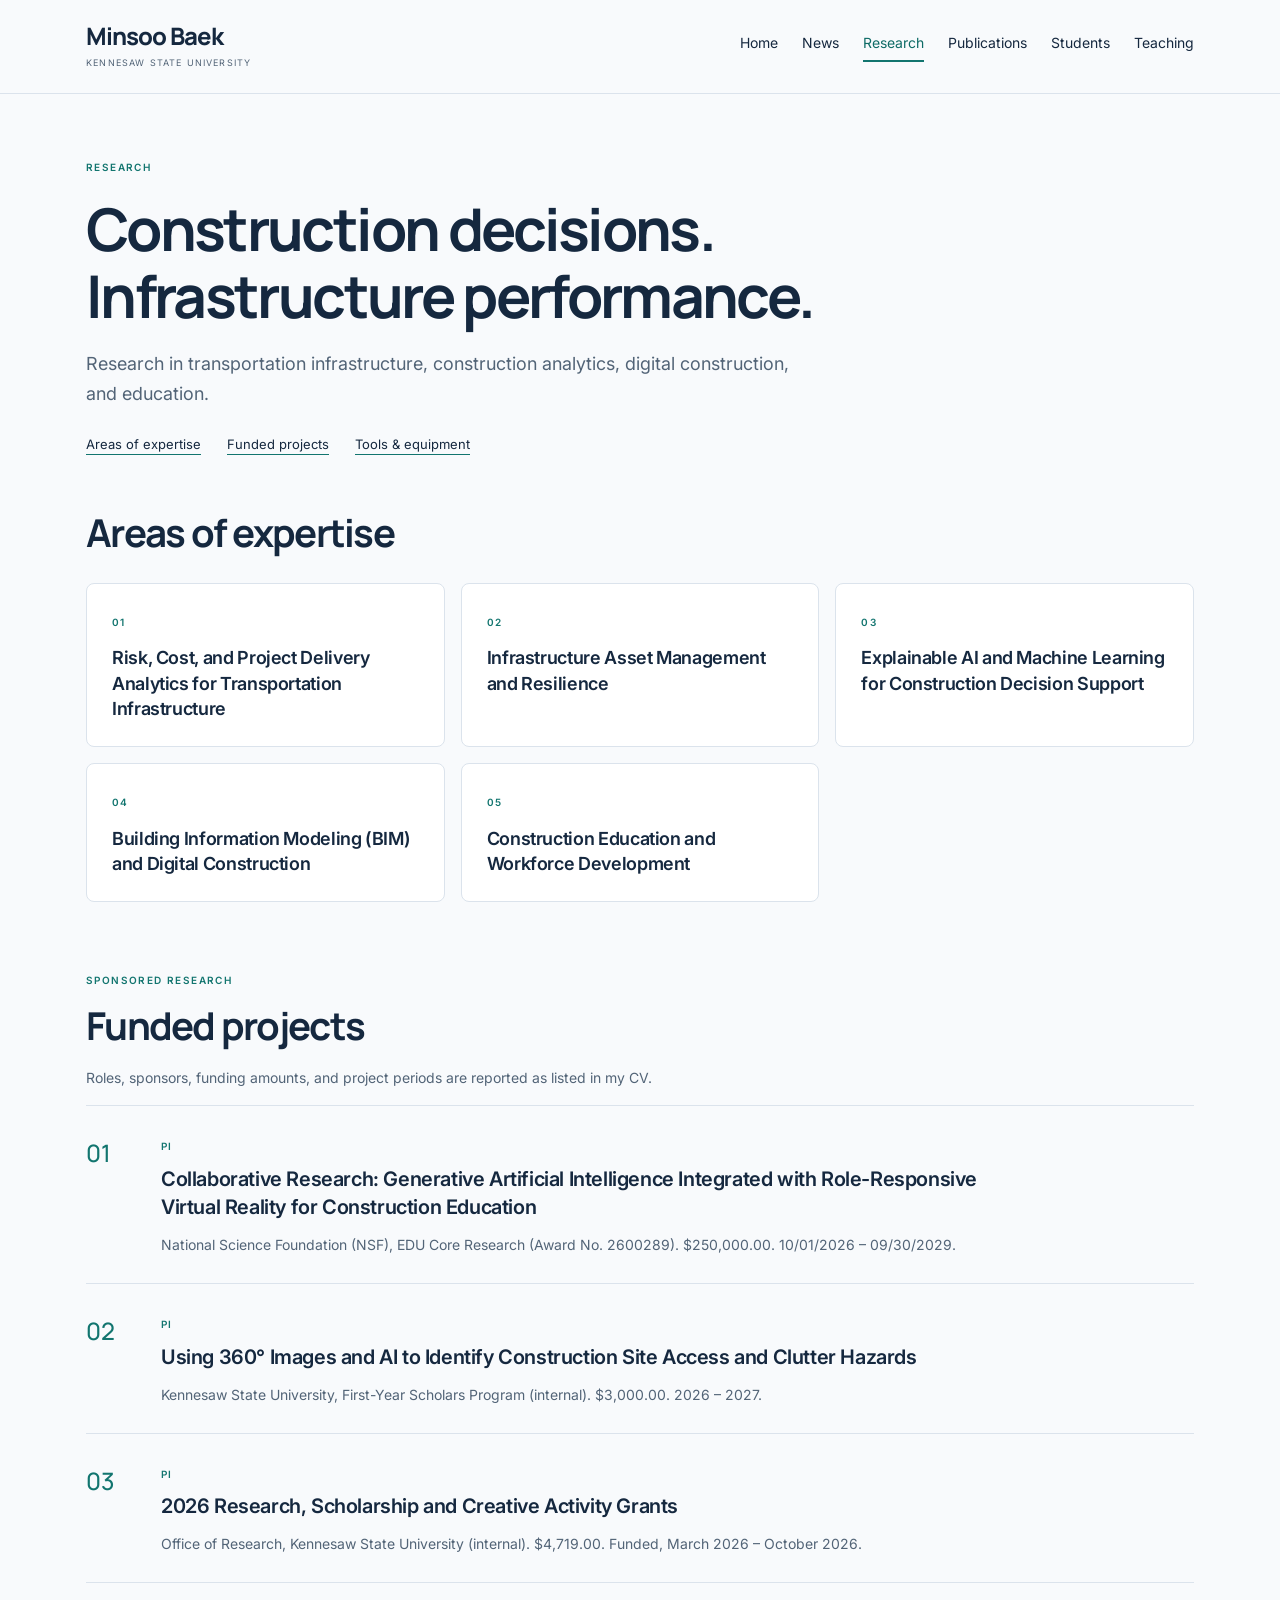
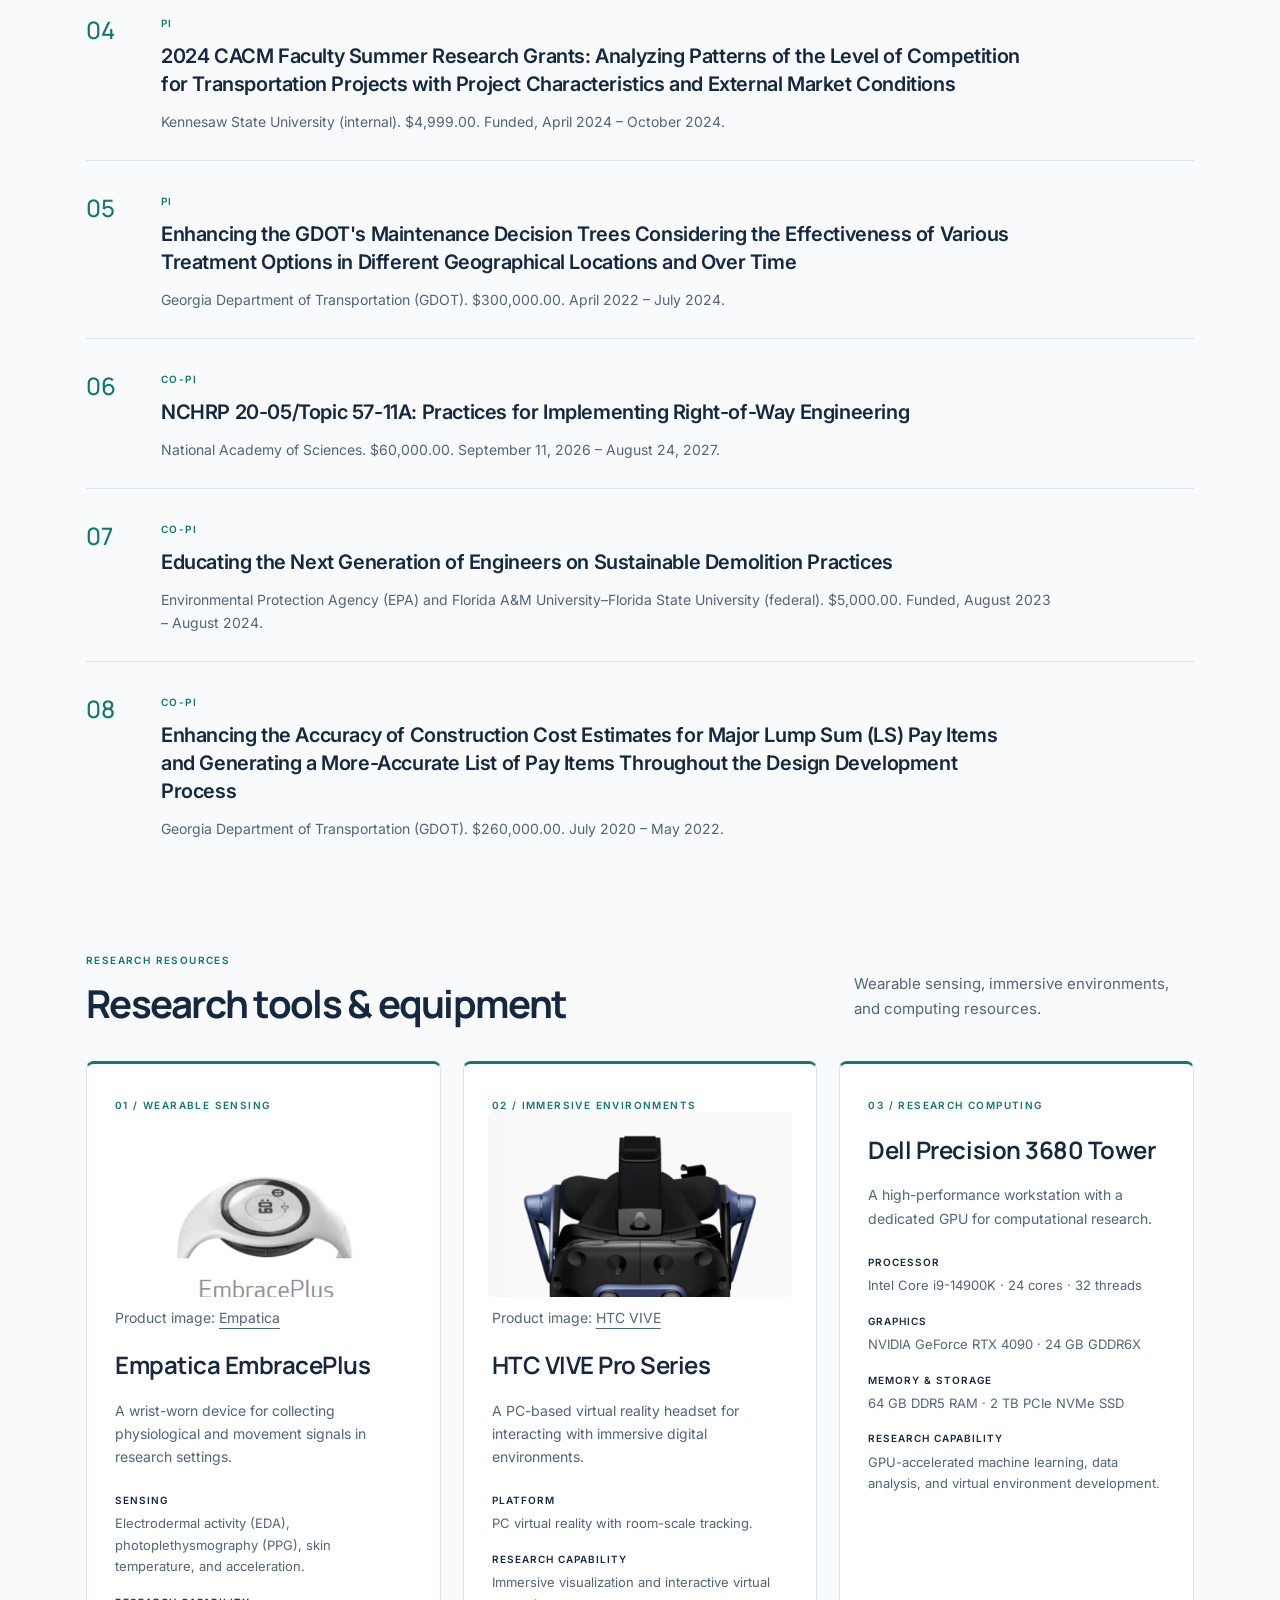
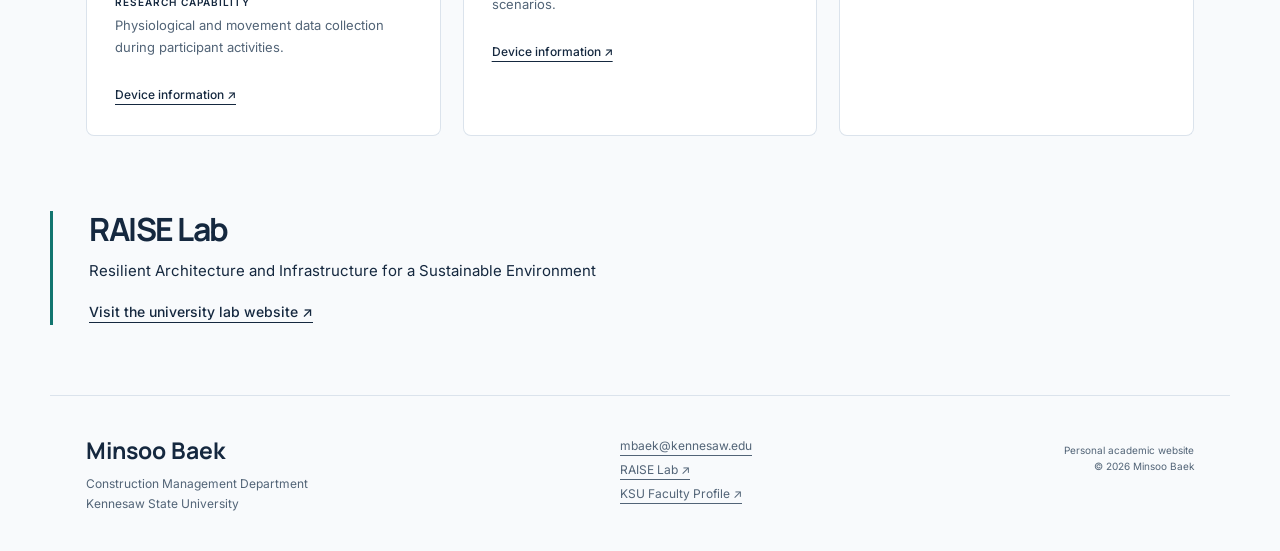
<file: research.html>
<!doctype html>
<html lang="en"><head><meta charset="utf-8"><meta name="viewport" content="width=device-width, initial-scale=1"><title>Research | Minsoo Baek</title><meta name="description" content="Minsoo Baek, Associate Professor of Construction Management at Kennesaw State University. Research, publications, and academic background."><meta property="og:title" content="Research | Minsoo Baek"><meta property="og:description" content="Construction management, infrastructure analytics, and the built environment."><meta property="og:type" content="website"><meta name="theme-color" content="#f8fafc"><link rel="icon" href="assets/favicon.svg" type="image/svg+xml"><link rel="stylesheet" href="assets/style.css?v=10"><script src="assets/site.js" defer></script></head>
<body><a class="skip" href="#main">Skip to content</a><header><div class="header-inner"><a class="identity" href="index.html">Minsoo Baek<span>KENNESAW STATE UNIVERSITY</span></a><nav aria-label="Main navigation"><a href="index.html">Home</a><a href="index.html#news">News</a><a href="research.html" aria-current="page">Research</a><a href="publications.html">Publications</a><a href="students.html">Students</a><a href="teaching.html">Teaching</a></nav></div></header><main id="main"><section class="wrap page-intro"><p class="eyebrow">RESEARCH</p><h1>Construction decisions.<br>Infrastructure performance.</h1><p class="lead">Research in transportation infrastructure, construction analytics, digital construction, and education.</p><nav class="research-jump" aria-label="Research sections"><a href="#themes">Areas of expertise</a><a href="#projects">Funded projects</a><a href="#equipment">Tools &amp; equipment</a></nav></section><section class="wrap" id="themes"><h2>Areas of expertise</h2><div class="expertise-grid"><div><span class="eyebrow">01</span><h3>Risk, Cost, and Project Delivery Analytics for Transportation Infrastructure</h3></div><div><span class="eyebrow">02</span><h3>Infrastructure Asset Management and Resilience</h3></div><div><span class="eyebrow">03</span><h3>Explainable AI and Machine Learning for Construction Decision Support</h3></div><div><span class="eyebrow">04</span><h3>Building Information Modeling (BIM) and Digital Construction</h3></div><div><span class="eyebrow">05</span><h3>Construction Education and Workforce Development</h3></div></div></section><section class="wrap section" id="projects"><p class="eyebrow">SPONSORED RESEARCH</p><h2>Funded projects</h2><p class="section-note">Roles, sponsors, funding amounts, and project periods are reported as listed in my CV.</p><article class="project" id="project-0"><div class="project-number">01</div><div><span class="eyebrow">PI</span><h3>Collaborative Research: Generative Artificial Intelligence Integrated with Role-Responsive Virtual Reality for Construction Education</h3><p>National Science Foundation (NSF), EDU Core Research (Award No. 2600289). $250,000.00. 10/01/2026 – 09/30/2029.</p></div></article><article class="project" id="project-1"><div class="project-number">02</div><div><span class="eyebrow">PI</span><h3>Using 360° Images and AI to Identify Construction Site Access and Clutter Hazards</h3><p>Kennesaw State University, First-Year Scholars Program (internal). $3,000.00. 2026 – 2027.</p></div></article><article class="project" id="project-2"><div class="project-number">03</div><div><span class="eyebrow">PI</span><h3>2026 Research, Scholarship and Creative Activity Grants</h3><p>Office of Research, Kennesaw State University (internal). $4,719.00. Funded, March 2026 – October 2026.</p></div></article><article class="project" id="project-3"><div class="project-number">04</div><div><span class="eyebrow">PI</span><h3>2024 CACM Faculty Summer Research Grants: Analyzing Patterns of the Level of Competition for Transportation Projects with Project Characteristics and External Market Conditions</h3><p>Kennesaw State University (internal). $4,999.00. Funded, April 2024 – October 2024.</p></div></article><article class="project" id="project-4"><div class="project-number">05</div><div><span class="eyebrow">PI</span><h3>Enhancing the GDOT's Maintenance Decision Trees Considering the Effectiveness of Various Treatment Options in Different Geographical Locations and Over Time</h3><p>Georgia Department of Transportation (GDOT). $300,000.00. April 2022 – July 2024.</p></div></article><article class="project" id="project-5"><div class="project-number">06</div><div><span class="eyebrow">Co-PI</span><h3>NCHRP 20-05/Topic 57-11A: Practices for Implementing Right-of-Way Engineering</h3><p>National Academy of Sciences. $60,000.00. September 11, 2026 – August 24, 2027.</p></div></article><article class="project" id="project-6"><div class="project-number">07</div><div><span class="eyebrow">Co-PI</span><h3>Educating the Next Generation of Engineers on Sustainable Demolition Practices</h3><p>Environmental Protection Agency (EPA) and Florida A&amp;M University–Florida State University (federal). $5,000.00. Funded, August 2023 – August 2024.</p></div></article><article class="project" id="project-7"><div class="project-number">08</div><div><span class="eyebrow">Co-PI</span><h3>Enhancing the Accuracy of Construction Cost Estimates for Major Lump Sum (LS) Pay Items and Generating a More-Accurate List of Pay Items Throughout the Design Development Process</h3><p>Georgia Department of Transportation (GDOT). $260,000.00. July 2020 – May 2022.</p></div></article></section><section class="wrap section equipment-section" id="equipment" aria-labelledby="equipment-heading">
<div class="section-heading"><div><p class="eyebrow">RESEARCH RESOURCES</p><h2 id="equipment-heading">Research tools &amp; equipment</h2></div><p>Wearable sensing, immersive environments, and computing resources.</p></div>
<div class="equipment-grid">
<article class="equipment-card"><span class="eyebrow">01 / WEARABLE SENSING</span><div class="equipment-image embrace"><img src="assets/embrace-reference.png" alt="Empatica EmbracePlus device" loading="lazy"></div><p class="image-credit">Product image: <a href="https://www.empatica.com/embraceplus/">Empatica</a></p><h3>Empatica EmbracePlus</h3><p>A wrist-worn device for collecting physiological and movement signals in research settings.</p><dl><dt>Sensing</dt><dd>Electrodermal activity (EDA), photoplethysmography (PPG), skin temperature, and acceleration.</dd><dt>Research capability</dt><dd>Physiological and movement data collection during participant activities.</dd></dl><a class="text-link" href="https://www.empatica.com/embraceplus/">Device information ↗</a></article>
<article class="equipment-card"><span class="eyebrow">02 / IMMERSIVE ENVIRONMENTS</span><div class="equipment-image vive"><img src="assets/vive-reference.png" alt="HTC VIVE Pro Series device" loading="lazy"></div><p class="image-credit">Product image: <a href="https://business.vive.com/us/support/vive-pro/">HTC VIVE</a></p><h3>HTC VIVE Pro Series</h3><p>A PC-based virtual reality headset for interacting with immersive digital environments.</p><dl><dt>Platform</dt><dd>PC virtual reality with room-scale tracking.</dd><dt>Research capability</dt><dd>Immersive visualization and interactive virtual scenarios.</dd></dl><a class="text-link" href="https://business.vive.com/us/support/vive-pro/">Device information ↗</a></article>
<article class="equipment-card"><span class="eyebrow">03 / RESEARCH COMPUTING</span><h3>Dell Precision 3680 Tower</h3><p>A high-performance workstation with a dedicated GPU for computational research.</p><dl><dt>Processor</dt><dd>Intel Core i9-14900K · 24 cores · 32 threads</dd><dt>Graphics</dt><dd>NVIDIA GeForce RTX 4090 · 24 GB GDDR6X</dd><dt>Memory &amp; storage</dt><dd>64 GB DDR5 RAM · 2 TB PCIe NVMe SSD</dd><dt>Research capability</dt><dd>GPU-accelerated machine learning, data analysis, and virtual environment development.</dd></dl></article>
</div></section><aside class="wrap lab-note"><h2>RAISE Lab</h2><p>Resilient Architecture and Infrastructure for a Sustainable Environment</p><a class="text-link" href="https://campus.kennesaw.edu/colleges-departments/cacm/research/cacm-raise-lab.php">Visit the university lab website ↗</a></aside></main><footer><div><a class="footer-name" href="index.html">Minsoo Baek</a><p>Construction Management Department<br>Kennesaw State University</p></div><div><a href="mailto:mbaek@kennesaw.edu">mbaek@kennesaw.edu</a><br><a href="https://campus.kennesaw.edu/colleges-departments/cacm/research/cacm-raise-lab.php">RAISE Lab ↗</a><br><a href="https://facultyweb.kennesaw.edu/mbaek/index.php">KSU Faculty Profile ↗</a></div><p class="footer-note">Personal academic website<br>© 2026 Minsoo Baek</p></footer></body></html>
</file>
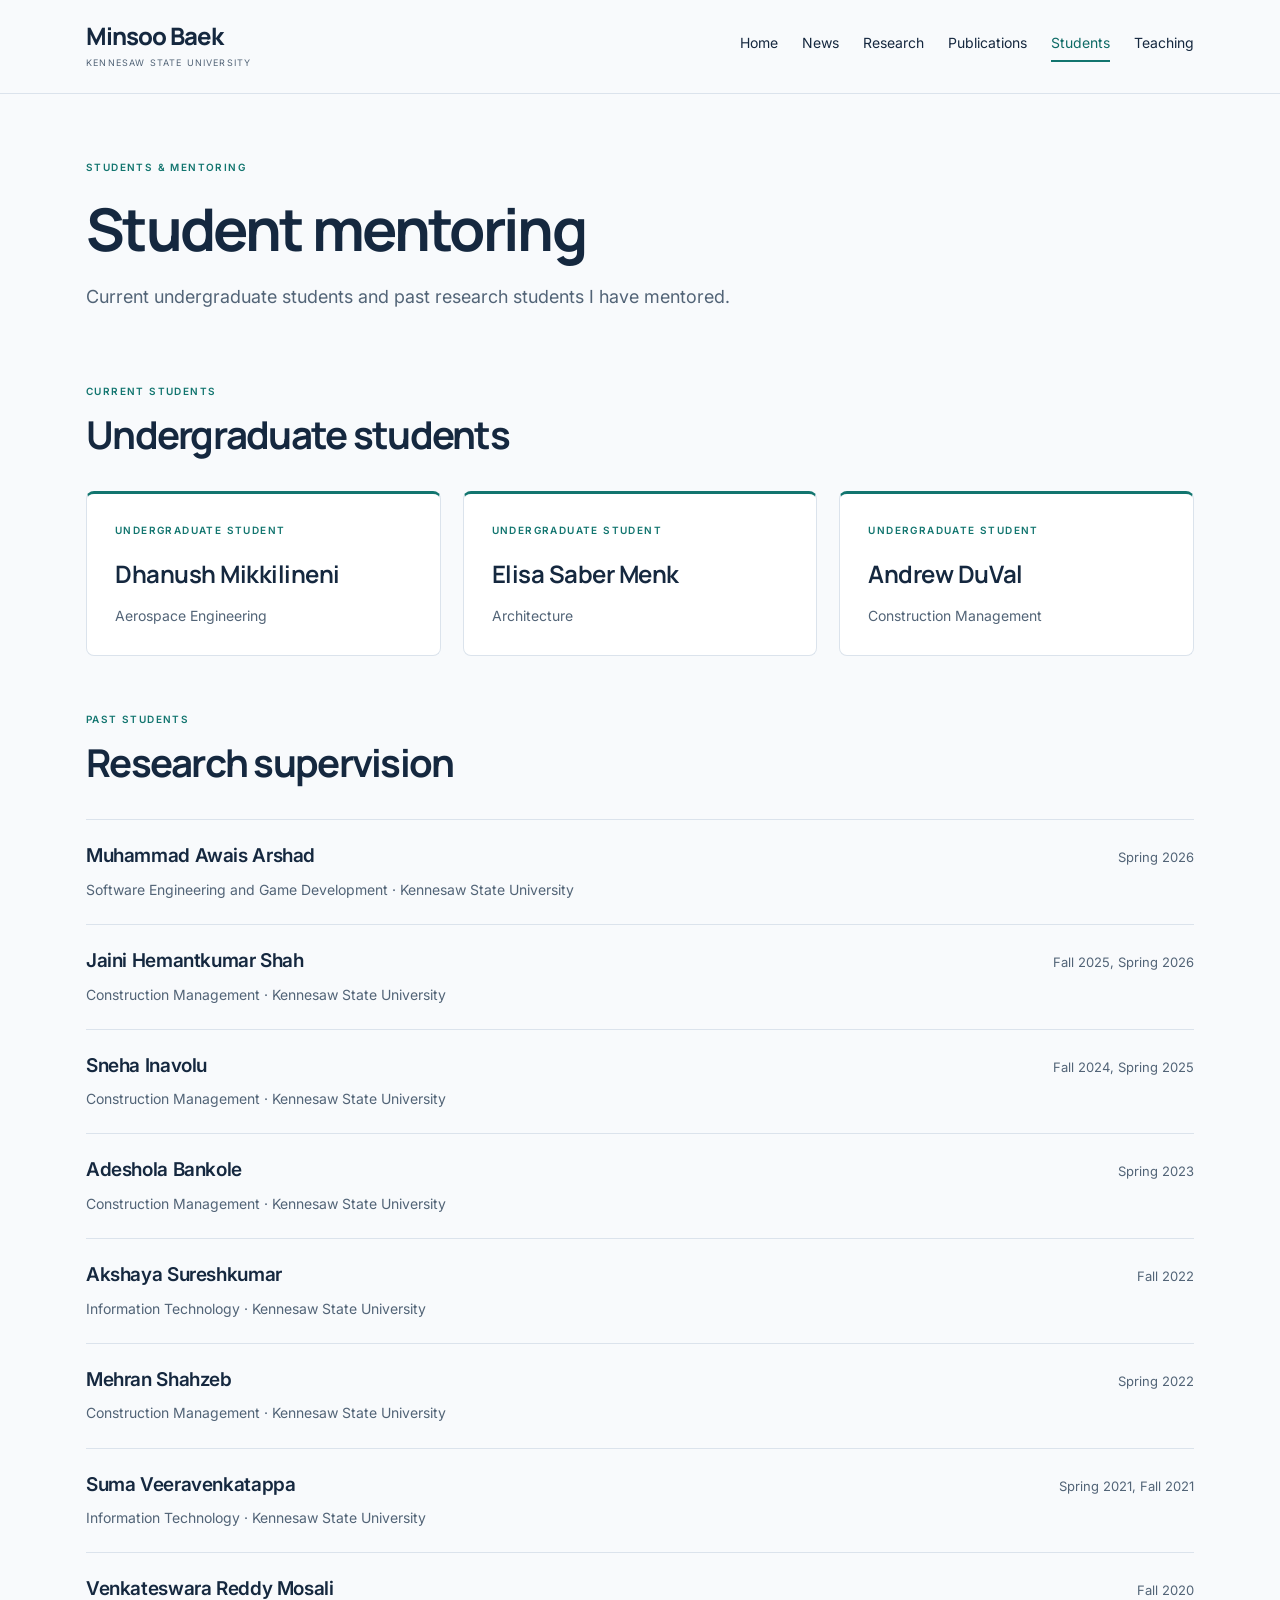
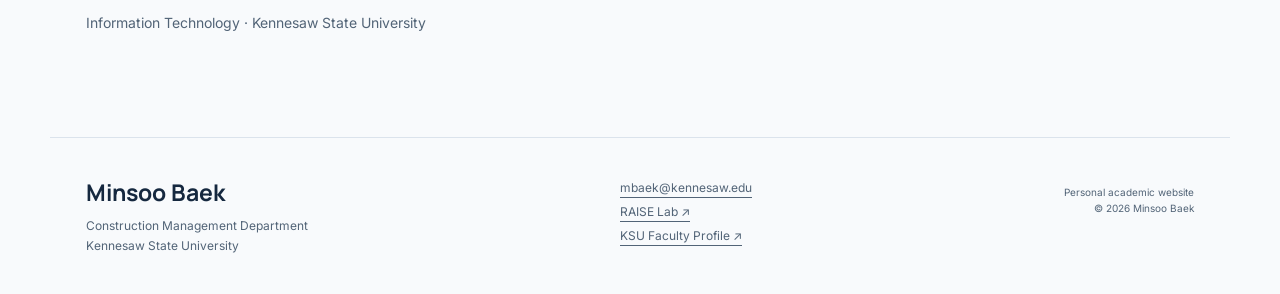
<file: students.html>
<!doctype html>
<html lang="en"><head><meta charset="utf-8"><meta name="viewport" content="width=device-width, initial-scale=1"><title>Students &amp; Mentoring | Minsoo Baek</title><meta name="description" content="Minsoo Baek, Associate Professor of Construction Management at Kennesaw State University. Research, publications, and academic background."><meta property="og:title" content="Students &amp; Mentoring | Minsoo Baek"><meta property="og:description" content="Construction management, infrastructure analytics, and the built environment."><meta property="og:type" content="website"><meta name="theme-color" content="#f8fafc"><link rel="icon" href="assets/favicon.svg" type="image/svg+xml"><link rel="stylesheet" href="assets/style.css?v=10"><script src="assets/site.js" defer></script></head>
<body><a class="skip" href="#main">Skip to content</a><header><div class="header-inner"><a class="identity" href="index.html">Minsoo Baek<span>KENNESAW STATE UNIVERSITY</span></a><nav aria-label="Main navigation"><a href="index.html">Home</a><a href="index.html#news">News</a><a href="research.html">Research</a><a href="publications.html">Publications</a><a href="students.html" aria-current="page">Students</a><a href="teaching.html">Teaching</a></nav></div></header><main id="main"><section class="wrap page-intro"><p class="eyebrow">STUDENTS &amp; MENTORING</p><h1>Student mentoring</h1><p class="lead">Current undergraduate students and past research students I have mentored.</p></section><section class="wrap students-section" aria-labelledby="undergraduate-heading"><div class="section-heading"><div><p class="eyebrow">CURRENT STUDENTS</p><h2 id="undergraduate-heading">Undergraduate students</h2></div></div><div class="student-grid"><article class="student-card"><p class="eyebrow">UNDERGRADUATE STUDENT</p><h3>Dhanush Mikkilineni</h3><p class="student-program">Aerospace Engineering</p></article><article class="student-card"><p class="eyebrow">UNDERGRADUATE STUDENT</p><h3>Elisa Saber Menk</h3><p class="student-program">Architecture</p></article><article class="student-card"><p class="eyebrow">UNDERGRADUATE STUDENT</p><h3>Andrew DuVal</h3><p class="student-program">Construction Management</p></article></div></section><section class="wrap past-students-section" id="past-students" aria-labelledby="past-students-heading"><div class="section-heading"><div><p class="eyebrow">PAST STUDENTS</p><h2 id="past-students-heading">Research supervision</h2></div></div><div class="past-student-list"><article class="past-student"><div><h3>Muhammad Awais Arshad</h3><p>Software Engineering and Game Development · Kennesaw State University</p></div><p class="supervision-period">Spring 2026</p></article><article class="past-student"><div><h3>Jaini Hemantkumar Shah</h3><p>Construction Management · Kennesaw State University</p></div><p class="supervision-period">Fall 2025, Spring 2026</p></article><article class="past-student"><div><h3>Sneha Inavolu</h3><p>Construction Management · Kennesaw State University</p></div><p class="supervision-period">Fall 2024, Spring 2025</p></article><article class="past-student"><div><h3>Adeshola Bankole</h3><p>Construction Management · Kennesaw State University</p></div><p class="supervision-period">Spring 2023</p></article><article class="past-student"><div><h3>Akshaya Sureshkumar</h3><p>Information Technology · Kennesaw State University</p></div><p class="supervision-period">Fall 2022</p></article><article class="past-student"><div><h3>Mehran Shahzeb</h3><p>Construction Management · Kennesaw State University</p></div><p class="supervision-period">Spring 2022</p></article><article class="past-student"><div><h3>Suma Veeravenkatappa</h3><p>Information Technology · Kennesaw State University</p></div><p class="supervision-period">Spring 2021, Fall 2021</p></article><article class="past-student"><div><h3>Venkateswara Reddy Mosali</h3><p>Information Technology · Kennesaw State University</p></div><p class="supervision-period">Fall 2020</p></article></div></section></main><footer><div><a class="footer-name" href="index.html">Minsoo Baek</a><p>Construction Management Department<br>Kennesaw State University</p></div><div><a href="mailto:mbaek@kennesaw.edu">mbaek@kennesaw.edu</a><br><a href="https://campus.kennesaw.edu/colleges-departments/cacm/research/cacm-raise-lab.php">RAISE Lab ↗</a><br><a href="https://facultyweb.kennesaw.edu/mbaek/index.php">KSU Faculty Profile ↗</a></div><p class="footer-note">Personal academic website<br>© 2026 Minsoo Baek</p></footer></body></html>
</file>
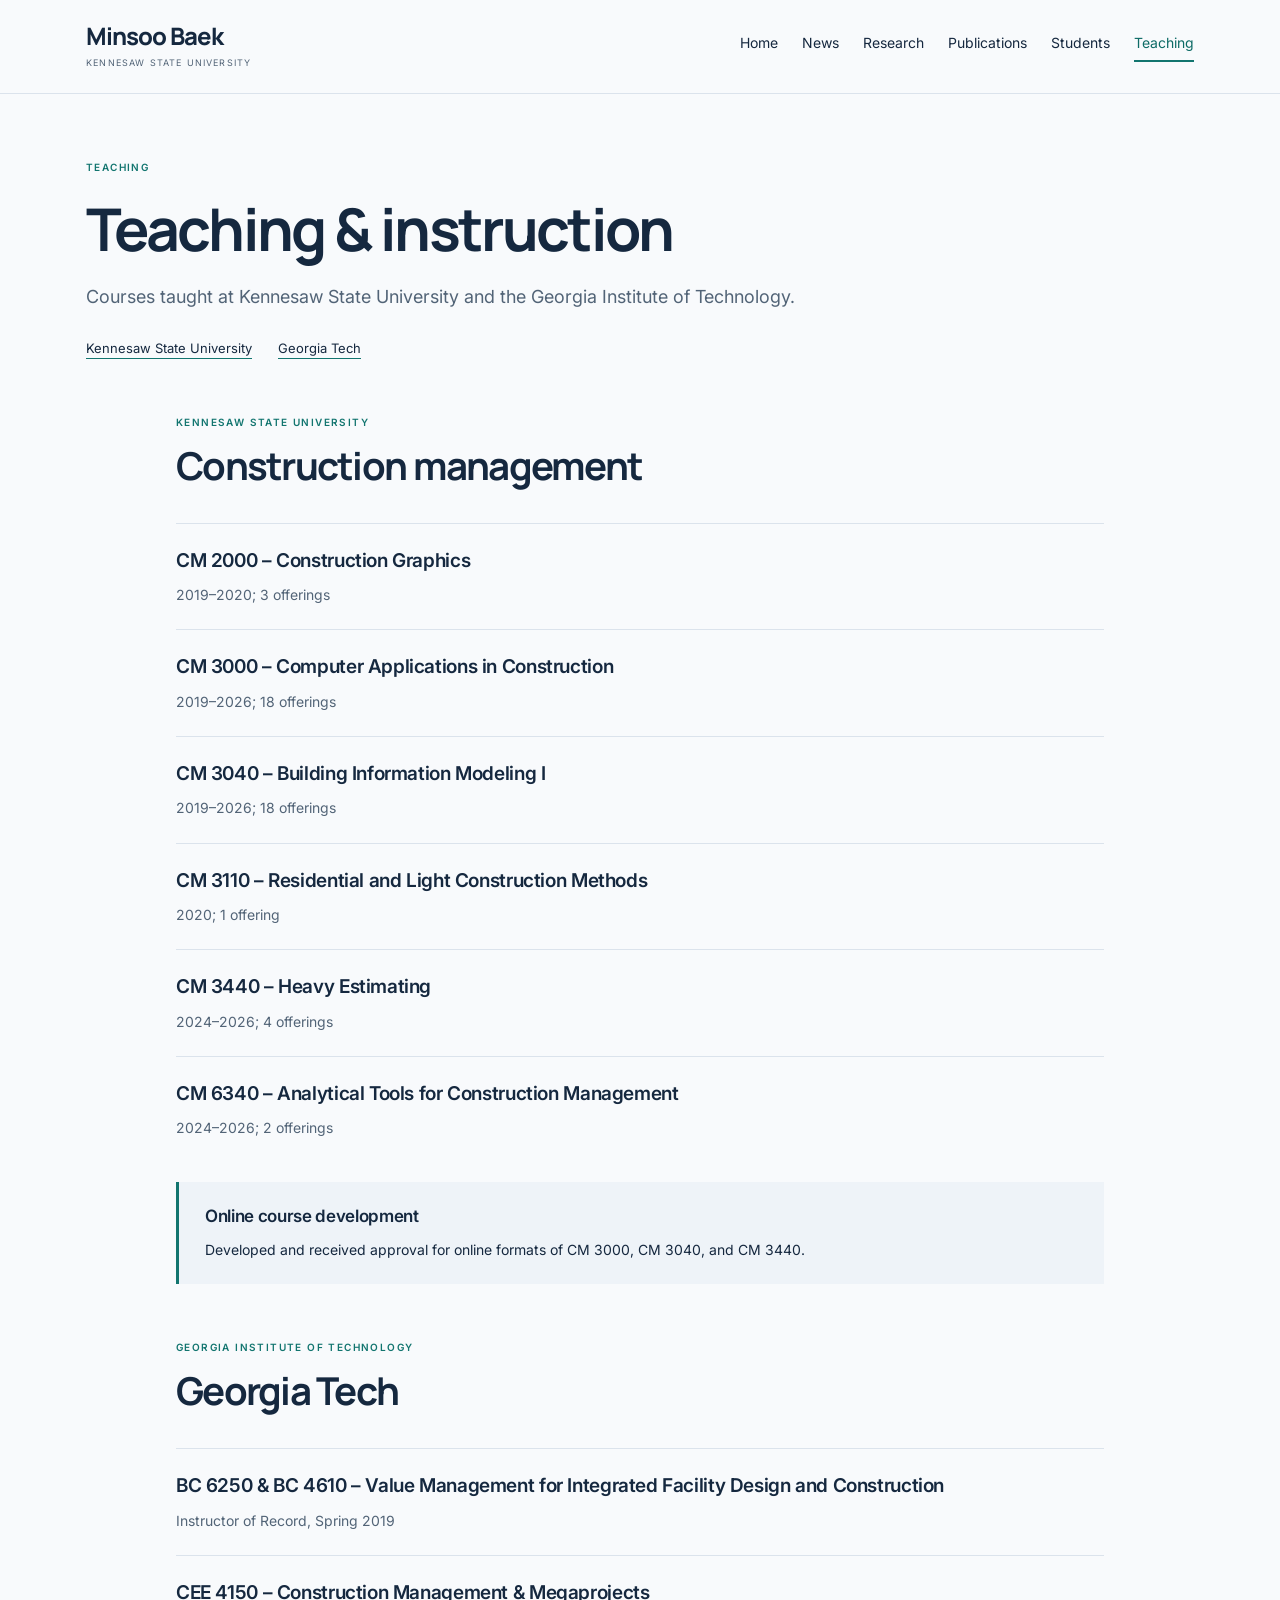
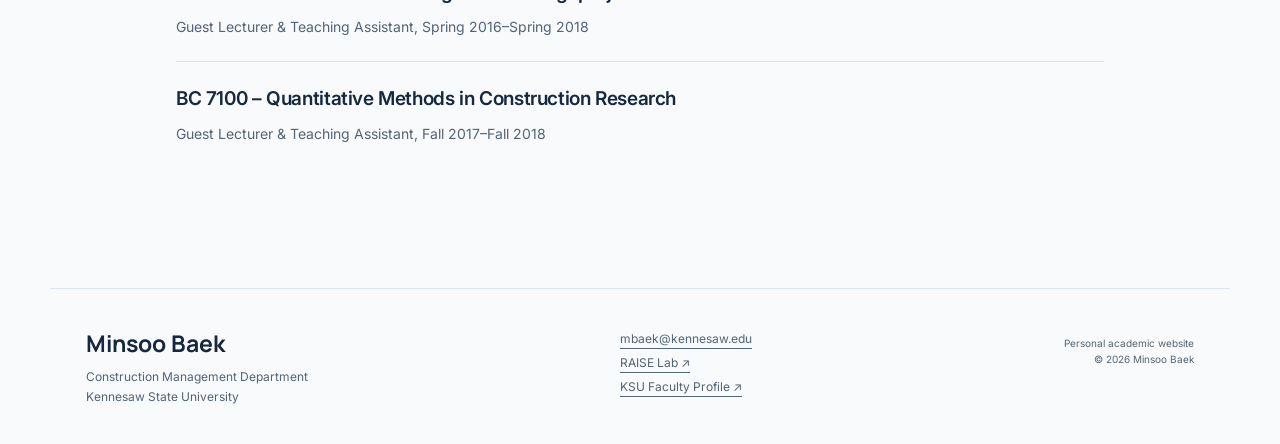
<file: teaching.html>
<!doctype html>
<html lang="en"><head><meta charset="utf-8"><meta name="viewport" content="width=device-width, initial-scale=1"><title>Teaching | Minsoo Baek</title><meta name="description" content="Minsoo Baek, Associate Professor of Construction Management at Kennesaw State University. Research, publications, and academic background."><meta property="og:title" content="Teaching | Minsoo Baek"><meta property="og:description" content="Construction management, infrastructure analytics, and the built environment."><meta property="og:type" content="website"><meta name="theme-color" content="#f8fafc"><link rel="icon" href="assets/favicon.svg" type="image/svg+xml"><link rel="stylesheet" href="assets/style.css?v=10"><script src="assets/site.js" defer></script></head>
<body><a class="skip" href="#main">Skip to content</a><header><div class="header-inner"><a class="identity" href="index.html">Minsoo Baek<span>KENNESAW STATE UNIVERSITY</span></a><nav aria-label="Main navigation"><a href="index.html">Home</a><a href="index.html#news">News</a><a href="research.html">Research</a><a href="publications.html">Publications</a><a href="students.html">Students</a><a href="teaching.html" aria-current="page">Teaching</a></nav></div></header><main id="main"><section class="wrap page-intro"><p class="eyebrow">TEACHING</p><h1>Teaching &amp; instruction</h1><p class="lead">Courses taught at Kennesaw State University and the Georgia Institute of Technology.</p><nav class="research-jump" aria-label="Teaching sections"><a href="#kennesaw">Kennesaw State University</a><a href="#georgia-tech">Georgia Tech</a></nav></section><div class="wrap teaching-content"><section id="kennesaw" aria-labelledby="ksu-heading"><div class="section-heading"><div><p class="eyebrow">KENNESAW STATE UNIVERSITY</p><h2 id="ksu-heading">Construction management</h2></div></div><article class="course-entry"><h3>CM 2000 – Construction Graphics</h3><p>2019–2020; 3 offerings</p></article><article class="course-entry"><h3>CM 3000 – Computer Applications in Construction</h3><p>2019–2026; 18 offerings</p></article><article class="course-entry"><h3>CM 3040 – Building Information Modeling I</h3><p>2019–2026; 18 offerings</p></article><article class="course-entry"><h3>CM 3110 – Residential and Light Construction Methods</h3><p>2020; 1 offering</p></article><article class="course-entry"><h3>CM 3440 – Heavy Estimating</h3><p>2024–2026; 4 offerings</p></article><article class="course-entry"><h3>CM 6340 – Analytical Tools for Construction Management</h3><p>2024–2026; 2 offerings</p></article><aside class="teaching-note"><h3>Online course development</h3><p>Developed and received approval for online formats of CM 3000, CM 3040, and CM 3440.</p></aside></section><section id="georgia-tech" aria-labelledby="gt-heading"><div class="section-heading"><div><p class="eyebrow">GEORGIA INSTITUTE OF TECHNOLOGY</p><h2 id="gt-heading">Georgia Tech</h2></div></div><article class="course-entry"><h3>BC 6250 &amp; BC 4610 – Value Management for Integrated Facility Design and Construction</h3><p>Instructor of Record, Spring 2019</p></article><article class="course-entry"><h3>CEE 4150 – Construction Management &amp; Megaprojects</h3><p>Guest Lecturer &amp; Teaching Assistant, Spring 2016–Spring 2018</p></article><article class="course-entry"><h3>BC 7100 – Quantitative Methods in Construction Research</h3><p>Guest Lecturer &amp; Teaching Assistant, Fall 2017–Fall 2018</p></article></section></div></main><footer><div><a class="footer-name" href="index.html">Minsoo Baek</a><p>Construction Management Department<br>Kennesaw State University</p></div><div><a href="mailto:mbaek@kennesaw.edu">mbaek@kennesaw.edu</a><br><a href="https://campus.kennesaw.edu/colleges-departments/cacm/research/cacm-raise-lab.php">RAISE Lab ↗</a><br><a href="https://facultyweb.kennesaw.edu/mbaek/index.php">KSU Faculty Profile ↗</a></div><p class="footer-note">Personal academic website<br>© 2026 Minsoo Baek</p></footer></body></html>
</file>
<file: assets/style.css>
@import url('https://fonts.googleapis.com/css2?family=Inter:wght@400;500;600;700&family=Manrope:wght@400;500;600;700;800&display=swap');
:root{--paper:#f8f7f3;--ink:#292d29;--muted:#62675f;--line:#d9dcd1;--gold:#b28a37;--soft:#eeeee6;--serif:'Libre Caslon Display',Georgia,serif;--sans:'DM Sans',Arial,sans-serif}*{box-sizing:border-box}html{scroll-behavior:smooth;scroll-padding-top:110px}body{margin:0;background:var(--paper);color:var(--ink);font:16px/1.65 var(--sans)}a{color:inherit;text-underline-offset:5px}a:hover{color:#795a19}a:focus-visible,button:focus-visible,input:focus-visible,select:focus-visible{outline:3px solid #9b7223;outline-offset:5px}img{max-width:100%;display:block}h1,h2,h3,p,figure{margin:0}h1,h2{font-family:var(--serif);font-weight:400;line-height:1.08;letter-spacing:-.035em}h1{font-size:clamp(48px,5.6vw,80px)}h2{font-size:clamp(34px,3.3vw,46px)}h3{font-size:20px;font-weight:500;line-height:1.4}p{margin-bottom:16px}.wrap{max-width:1180px;margin:auto;padding-left:36px;padding-right:36px}.skip{position:absolute;top:-100px;left:20px;background:white;padding:12px;z-index:20}.skip:focus{top:10px}header{position:sticky;top:0;z-index:10;background:rgba(248,247,243,.97);border-bottom:1px solid var(--line)}.header-inner{max-width:1180px;margin:auto;padding:22px 36px;display:flex;align-items:center;justify-content:space-between;gap:24px}.identity{font-family:var(--serif);font-size:29px;text-decoration:none;line-height:1.15}.identity span{display:block;font:9px/1.8 var(--sans);letter-spacing:.16em;margin-top:5px}nav{display:flex;gap:30px}nav a{text-decoration:none;font-size:14px}nav a[aria-current]{border-bottom:2px solid var(--gold);padding-bottom:6px}.hero{display:grid;grid-template-columns:1.35fr 1fr;gap:80px;align-items:center;padding-top:66px;padding-bottom:74px}.eyebrow{font-size:10px;letter-spacing:.16em;font-weight:600;line-height:1.6;text-transform:uppercase;color:var(--muted)}.hero .eyebrow{margin-bottom:28px}.degree{display:inline-block;font:22px var(--serif);letter-spacing:0;margin-left:15px}.role{font-size:16px;margin-top:20px}.role a{text-decoration-color:var(--gold)}.intro{font-size:19px;line-height:1.7;margin-top:25px;color:#555c53;max-width:530px}.actions{display:flex;align-items:center;gap:28px;margin:30px 0 35px}.button{display:inline-flex;gap:30px;align-items:center;text-decoration:none;background:var(--ink);color:white;padding:14px 20px;font-size:14px}.button:hover{background:#454b41;color:white}.text-link{font-size:14px;font-weight:500;white-space:nowrap}.affiliation{font-size:12px;color:var(--muted);border-left:2px solid var(--gold);padding-left:16px;margin-bottom:0}.portrait{position:relative;padding:0 12px 12px 0}.portrait:after{content:'';position:absolute;inset:16px 0 0 16px;border:1px solid var(--gold);z-index:-1}.portrait img{width:100%;height:475px;object-fit:cover;object-position:center 35%;filter:none}.portrait figcaption{font-size:9px;letter-spacing:.18em;position:absolute;bottom:25px;left:20px;background:var(--paper);padding:7px 12px}.research-band{background:var(--soft);padding:64px 0}.section-heading{display:flex;gap:50px;justify-content:space-between;align-items:end;margin-bottom:35px}.section-heading .eyebrow{margin-bottom:14px}.section-heading>p{max-width:340px;color:var(--muted);font-size:15px;margin-bottom:4px}.theme-list{margin-top:35px}.theme-list a{display:grid;grid-template-columns:40px 1fr 30px;gap:18px;align-items:center;padding:20px 0;border-top:1px solid #ced2c4;text-decoration:none}.theme-list a>span{font-size:12px;color:var(--muted)}.theme-list h3{font-size:18px}.section{padding-top:70px;padding-bottom:15px}.project{display:grid;grid-template-columns:55px 1fr;gap:20px;padding:27px 0;border-top:1px solid var(--line)}.project-number{font-family:var(--serif);font-size:32px;color:#7a806f}.project h3{margin:7px 0 12px;max-width:870px}.project p{font-size:14px;color:var(--muted);max-width:900px;margin:0}.publication{position:relative;padding:25px 85px 25px 0;border-top:1px solid var(--line)}.publication h3{margin:9px 0 10px;max-width:890px}.publication .authors{font-size:13px;margin:0 0 4px;color:var(--muted)}.publication .venue{font-size:13px;font-style:italic;margin:0;color:var(--muted)}.paper-link{position:absolute;right:0;top:55px;font-size:12px}.about-section{margin-top:70px;background:#e8eade;padding:60px 0}.about-grid{display:grid;grid-template-columns:1fr 1fr;gap:65px}.about-grid .eyebrow{margin-bottom:18px}.about-grid p{font-size:15px}.page-intro{padding-top:65px;padding-bottom:55px}.page-intro h1{font-size:clamp(45px,5vw,67px);margin:20px 0}.lead{font-size:18px;color:var(--muted);max-width:710px}.expertise-grid{display:grid;grid-template-columns:repeat(3,1fr);margin-top:28px;gap:1px;background:var(--line);border:1px solid var(--line)}.expertise-grid>div{background:var(--soft);padding:25px}.expertise-grid h3{margin-top:12px;font-size:18px}.section-note{font-size:14px;color:var(--muted);margin-top:18px}.lab-note{margin-top:45px;margin-bottom:70px;border-left:3px solid var(--gold)}.lab-note h2{font-size:32px}.lab-note p{margin-top:12px}.filters{display:grid;grid-template-columns:2fr 1fr;gap:25px;background:var(--soft);padding:24px;margin-bottom:20px}.filters label{display:block;font-size:12px;margin-bottom:7px}input,select{font:16px var(--sans);width:100%;border:1px solid #bcc2b5;background:var(--paper);color:var(--ink);padding:13px;border-radius:0;min-height:48px}#results{font-size:12px;color:var(--muted);margin:18px 0}.publications-section{padding-bottom:65px}[hidden]{display:none!important}.cv-layout{display:grid;grid-template-columns:210px 1fr;gap:50px;padding-bottom:50px}.cv-nav{flex-direction:column;gap:15px;align-self:start;position:sticky;top:130px}.cv-nav a{font-size:13px}.cv-layout section{margin-bottom:48px}.cv-layout h2{font-size:36px;margin-bottom:25px}.cv-entry{border-top:1px solid var(--line);padding:20px 0;font-size:15px;margin:0}.cv-entry h3{font-size:18px;margin-bottom:8px}.cv-entry p:last-child{font-size:14px;margin-bottom:0;color:var(--muted)}footer{max-width:1180px;margin:auto;border-top:1px solid var(--line);padding:38px 36px;display:flex;justify-content:space-between;gap:30px;font-size:12px;color:var(--muted)}footer p{margin:8px 0 0}.footer-name{font:26px var(--serif);text-decoration:none;color:var(--ink)}footer a{line-height:2}.footer-note{text-align:right;font-size:10px}
@media(min-width:1400px){.hero{padding-top:85px;padding-bottom:90px}.portrait img{height:500px}}
@media(max-width:850px){.hero{gap:35px;grid-template-columns:1.2fr 1fr}.hero h1{font-size:54px}.portrait img{height:420px}.intro{font-size:17px}.actions{gap:18px}.section-heading{gap:30px}.section-heading>p{max-width:250px}.expertise-grid{grid-template-columns:repeat(2,1fr)}.about-grid{gap:30px}.cv-layout{grid-template-columns:160px 1fr;gap:30px}}
@media(max-width:600px){.wrap{padding-left:23px;padding-right:23px}.header-inner{padding:16px 23px;flex-direction:column;gap:15px;align-items:flex-start}.identity{font-size:26px}.identity span{font-size:8px}nav{gap:25px}nav a{font-size:13px}.hero{grid-template-columns:1fr;gap:35px;padding-top:35px;padding-bottom:42px}.hero .eyebrow{font-size:9px;margin-bottom:20px}.hero h1{font-size:58px}.role{font-size:14px}.intro{font-size:17px}.portrait{max-width:380px;width:100%}.portrait img{height:390px;object-position:center 30%}.section-heading{display:block}.section-heading>p{max-width:none;margin-top:22px}.section-heading>.text-link{display:inline-block;margin-top:20px}.research-band{padding:40px 0}.theme-list a{grid-template-columns:22px 1fr 18px;gap:10px}.theme-list h3{font-size:16px}.section{padding-top:45px}.project{grid-template-columns:28px 1fr;gap:13px}.project-number{font-size:24px}.project h3,.publication h3{font-size:18px}.publication{padding-right:0;padding-bottom:25px}.paper-link{position:static;display:inline-block;margin-top:10px}.about-grid{grid-template-columns:1fr;gap:25px}.about-section{margin-top:40px;padding:40px 0}.page-intro{padding-top:36px;padding-bottom:30px}.expertise-grid{grid-template-columns:1fr}.filters{grid-template-columns:1fr;padding:18px;gap:15px}.cv-layout{grid-template-columns:1fr;gap:32px}.cv-nav{position:static;flex-direction:row;flex-wrap:wrap;gap:10px 20px}.cv-layout section{scroll-margin-top:150px}footer{flex-direction:column;padding:30px 23px;gap:20px}.footer-note{text-align:left}.actions{flex-wrap:wrap}}
@media(prefers-reduced-motion:reduce){html{scroll-behavior:auto}}

.research-jump{display:flex;flex-wrap:wrap;gap:12px 26px;margin-top:26px}.research-jump a{font-size:13px;text-decoration:underline;text-decoration-color:var(--gold)}.equipment-section{padding-bottom:30px}.equipment-grid{display:grid;grid-template-columns:repeat(3,minmax(0,1fr));gap:22px}.equipment-card{background:var(--soft);padding:28px;border-top:3px solid var(--gold)}.equipment-card h3{font-family:var(--serif);font-size:30px;margin:18px 0;line-height:1.1}.equipment-card>p{font-size:14px;color:var(--muted)}.equipment-card dl{margin:24px 0}.equipment-card dt{font-size:10px;text-transform:uppercase;letter-spacing:.1em;font-weight:600;margin-top:16px}.equipment-card dd{font-size:13px;line-height:1.65;margin:5px 0 0;color:var(--muted)}.equipment-card .text-link{white-space:normal;font-size:12px}@media(max-width:850px){.equipment-grid{grid-template-columns:1fr}.equipment-card{padding:25px}.equipment-card h3{font-size:32px}}

.students-section{padding-bottom:100px;min-height:360px}.student-grid{display:grid;grid-template-columns:repeat(3,minmax(0,1fr));gap:22px}.student-card{padding:28px;background:var(--soft);border-top:3px solid var(--gold)}.student-card h3{font-family:var(--serif);font-size:32px;line-height:1.15;margin:20px 0 14px;overflow-wrap:anywhere}.student-program{font-size:14px;color:var(--muted);margin:0}@media(max-width:850px){.student-grid{grid-template-columns:1fr}}@media(max-width:600px){nav[aria-label="Main navigation"]{gap:12px 20px;flex-wrap:wrap}.students-section{padding-bottom:55px}}

/* Contemporary academic palette and typography */
:root{--paper:#f8fafc;--ink:#15283f;--muted:#526477;--line:#dbe3ec;--gold:#12756f;--soft:#eef3f8;--serif:'Manrope','Segoe UI',Arial,sans-serif;--sans:'Inter','Segoe UI',Arial,sans-serif}
body{font-size:15px;-webkit-font-smoothing:antialiased}h1,h2{font-weight:700;letter-spacing:-.045em;line-height:1.14}h1{font-size:clamp(46px,5.4vw,74px)}h2{font-size:clamp(30px,3vw,41px)}h3{font-weight:600;letter-spacing:-.02em}.identity{font-size:24px;font-weight:750;letter-spacing:-.04em}.identity span{letter-spacing:.13em;color:var(--muted)}header{background:rgba(248,250,252,.97)}a:hover{color:#0e6b66}a:focus-visible,button:focus-visible,input:focus-visible,select:focus-visible{outline-color:#12756f}nav a[aria-current]{color:#0e6b66}.eyebrow{color:#12756f;font-size:10px;letter-spacing:.14em}.degree{font-size:21px;font-weight:500;color:var(--muted)}.intro{color:var(--muted);font-size:18px}.button{background:#15283f;border-radius:5px}.button:hover{background:#244568}.portrait{padding:0}.portrait img{border-radius:12px}.portrait:after{display:none}.portrait figcaption{border-radius:4px;background:#f8fafcf2;color:#15283f}.theme-list a{border-color:var(--line)}.theme-list h3{font-weight:500}.project-number{font-size:24px;font-weight:500;color:#12756f}.about-section{background:#eaf1f7}.expertise-grid{background:transparent;border:0;gap:16px}.expertise-grid>div{border:1px solid var(--line);border-radius:8px;background:white}.filters{border-radius:8px}.equipment-card,.student-card{background:white;border:1px solid var(--line);border-top:3px solid #12756f;border-radius:8px}.equipment-card h3,.student-card h3{font-size:24px;font-weight:650;line-height:1.3}.footer-name{font-size:23px;font-weight:700}.equipment-image{height:185px;margin:-4px -4px 24px;overflow:hidden;background:#f8f8f8;border-radius:5px;position:relative}.equipment-image img{max-width:none;position:absolute}.equipment-image.embrace img{width:870px;height:auto;left:calc(50% - 365px);top:-255px}.equipment-image.vive img{width:490px;height:auto;left:calc(50% - 133px);top:-12px}.image-credit{font-size:10px;color:var(--muted);margin-top:-15px;margin-bottom:20px}.image-credit a{font-weight:400}.page-intro h1{font-size:clamp(40px,4.6vw,62px)}
@media(max-width:850px){.equipment-image{height:210px}.equipment-image.embrace img{top:-240px}.equipment-image.vive img{top:0}.equipment-card h3,.student-card h3{font-size:24px}}
@media(max-width:600px){.hero h1{font-size:48px}.identity{font-size:24px}.intro{font-size:16px}.hero{padding-top:35px}.degree{font-size:18px}.section-heading h2{font-size:30px}.cv-layout h2{font-size:29px}}

.teaching-content{max-width:1000px;padding-bottom:65px}.teaching-content>section{margin-bottom:55px;scroll-margin-top:145px}.course-entry{border-top:1px solid var(--line);padding:23px 0}.course-entry h3{font-size:19px;line-height:1.5}.course-entry p{font-size:14px;color:var(--muted);margin:8px 0 0}.teaching-note{background:var(--soft);border-left:3px solid var(--gold);padding:23px 26px;margin-top:20px}.teaching-note h3{font-size:17px}.teaching-note p{font-size:14px;margin:9px 0 0}@media(max-width:600px){nav[aria-label="Main navigation"]{gap:10px 16px}.course-entry h3{font-size:17px}}

.students-section{padding-bottom:55px;min-height:0}.past-students-section{padding-bottom:80px}.past-student{display:grid;grid-template-columns:minmax(0,1fr) auto;gap:25px;padding:23px 0;border-top:1px solid var(--line)}.past-student h3{font-size:19px;margin-bottom:8px}.past-student p{font-size:14px;color:var(--muted);margin:0}.past-student .supervision-period{font-size:13px;padding-top:4px}@media(max-width:600px){.past-student{grid-template-columns:1fr;gap:10px}.past-students-section{padding-bottom:50px}}

.paper-figure{margin:24px 0 4px;max-width:920px}.paper-figure>a{display:block;background:white;border:1px solid var(--line);border-radius:7px;padding:16px}.paper-figure img{width:100%;height:auto;max-height:420px;object-fit:contain}.paper-figure figcaption{font-size:12px;line-height:1.6;color:var(--muted);margin-top:10px}.paper-figure figcaption a{display:inline-block;margin-left:8px}.paper-figure>a:hover{border-color:var(--gold)}@media(max-width:600px){.paper-figure>a{padding:7px}.paper-figure figcaption a{margin-left:0;display:block}}

.visual-preview-grid{display:grid;grid-template-columns:repeat(2,minmax(0,1fr));gap:24px}.visual-preview{margin:0;background:#fff;border:1px solid var(--line);border-radius:8px;overflow:hidden}.visual-preview a{display:flex;align-items:center;justify-content:center;padding:22px;min-height:270px;height:100%}.visual-preview img{width:100%;height:240px;object-fit:contain}.visual-preview:hover{border-color:var(--gold)}@media(max-width:600px){.visual-preview-grid{grid-template-columns:1fr;gap:18px}.visual-preview a{padding:14px;min-height:190px}.visual-preview img{height:200px}}

.research-theme-section{padding:64px 0;background:#edf2f7}.research-theme-section .section-heading h2{max-width:650px}.research-theme-grid{display:grid;grid-template-columns:repeat(2,minmax(0,1fr));gap:28px}.research-theme-card{background:#fff;border:1px solid #dce4ed;border-radius:12px;overflow:hidden}.research-theme-card>img{width:100%;height:auto;aspect-ratio:640/340;object-fit:contain}.theme-copy{padding:28px}.theme-copy h3{font:700 25px/1.25 var(--serif);margin:14px 0}.theme-copy>p:not(.eyebrow){font-size:15px;color:var(--muted);min-height:74px}.concept-note{font-size:11px;color:var(--muted);margin:18px 0 0}@media(max-width:600px){.research-theme-section{padding:40px 0}.research-theme-grid{grid-template-columns:1fr;gap:22px}.theme-copy{padding:23px}.theme-copy h3{font-size:23px}.theme-copy>p:not(.eyebrow){min-height:0}}

.realistic-theme{width:100%;aspect-ratio:1.65;background-image:url('themes/research-scenes.png');background-repeat:no-repeat;background-size:200% auto}.scene-0{background-position:0 8%}.scene-1{background-position:100% 8%}.scene-2{background-position:0 92%}.scene-3{background-position:100% 92%}

.research-theme-card{border-top:3px solid var(--gold)}.theme-copy{padding:30px}.theme-copy>p:not(.eyebrow){min-height:0}

.news-section{padding-top:20px;padding-bottom:65px}.news-entry{display:grid;grid-template-columns:145px 1fr;gap:28px;border-top:1px solid var(--line);padding:23px 0}.news-date{font-size:13px;color:var(--muted);margin:0 0 7px}.news-entry h3{font-size:19px;margin-bottom:8px}.news-entry>div>p:not(.news-date){font-size:14px;color:var(--muted);margin:0}.header-inner>nav{flex-wrap:wrap;gap:15px 24px}@media(max-width:600px){.news-entry{grid-template-columns:1fr;gap:12px}.news-meta{display:flex;align-items:center;gap:15px}.news-date{margin:0}.news-section{padding-bottom:40px}}
</file>
